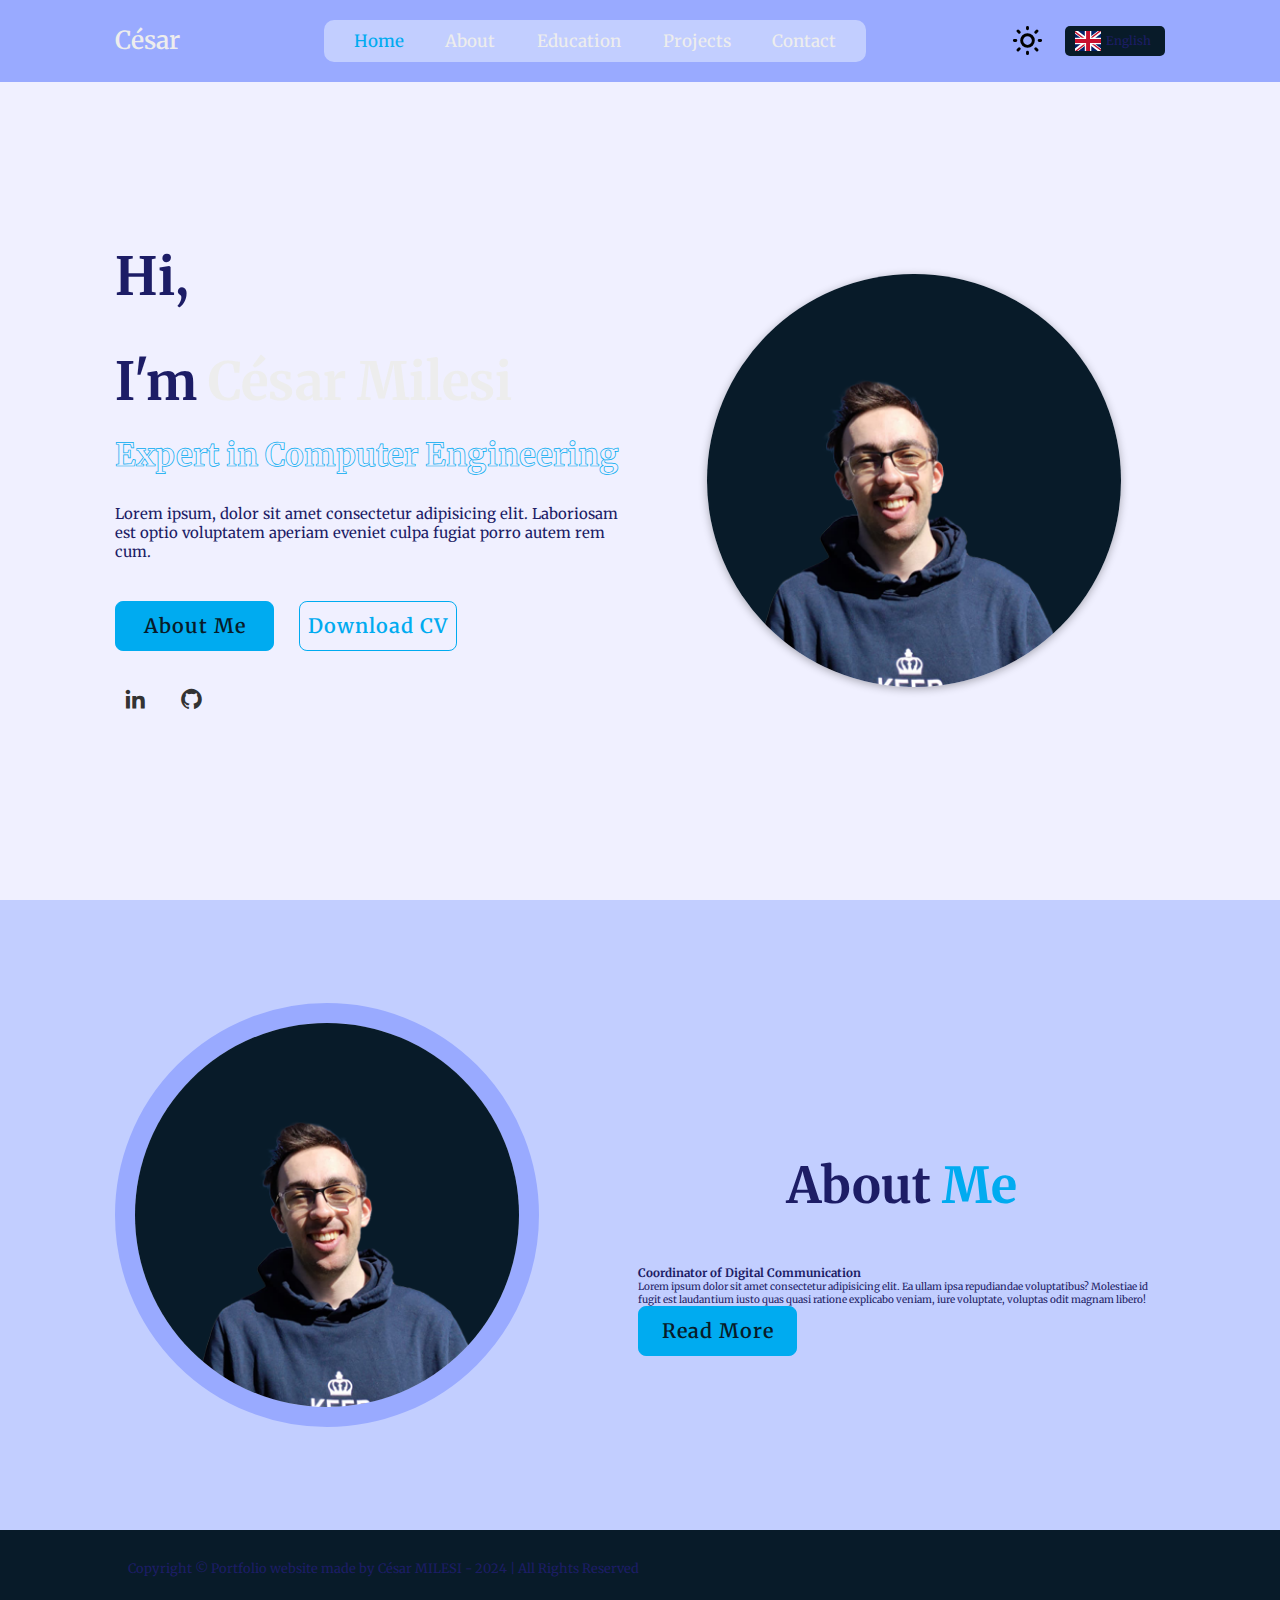
<file: index.html>
<!DOCTYPE html>
<html lang="en">
<head>
    <meta charset="UTF-8">
    <meta name="viewport" content="width=device-width, initial-scale=1.0">
    <title>Portfolio website - César</title>

    <!--Styles-->
    <link rel="stylesheet" href="css/style.css">
    <link rel="stylesheet" href="css/themeSwitcher.css">
    <link rel="stylesheet" href="css/home.css">
    <link rel="stylesheet" href="css/about.css">
    <link rel="stylesheet" href="css/languageSwitcher.css">
    <link rel="stylesheet" href="css/hamburgerMenu.css">
    <link rel="stylesheet" href="css/mediaQueries.css">

    <!--Additional classes for some icons effects-->
    <link href="https://unpkg.com/boxicons@2.1.4/css/boxicons.min.css" rel="stylesheet">

    <!--Favicon-->
    <link rel="icon" type="image/x-icon" href="/images/icons/favicon.ico">
</head>
<body>
    <!-- Header section -->
    <header class="header">
        <a href="./index.html" class="logo">César</a>
        <nav class="navbar">
            <a href="./index.html" class="active">Home</a>
            <a href="./pages/about.html">About</a>
            <a href="./pages/education.html">Education</a>
            <a data-i18n="projet" href="./pages/projects.html">Projects</a>
            <a href="./pages/contact.html">Contact</a>
        </nav>
        <div class="right-icons">
            <button type="button" id="darkModeToggle" class="darkModeToggle">
                <img id="iconTheme" width="35" height="35" src="./images/icons/sun.svg" alt="Sun">
            </button>
            <div class="drop-down">
                <div class="wrapper">
                    <img src="./images/icons/flags/EN.svg" alt="English flag" class="selectedFlag">
                    <div id="selectedLanguage" class="selectedLanguage" onch    ange="fetchJsonContent('index')">English</div>
                </div>
                <div class="list">
                    <div class="language">
                        <img src="./images/icons/flags/EN.svg" alt="English flag">
                        <div class="text">English</div>
                    </div>
                    <div class="language">
                        <img src="./images/icons/flags/FR.svg" alt="French flag">
                        <div class="text">Français</div>
                    </div>
                    <div class="language">
                        <img src="./images/icons/flags/JP.svg" alt="Japanese flag">
                        <div class="text jp">日本語</div>
                    </div>
                </div>
            </div>
        </div>
        <div class="bx bx-menu" id="menu-icon"></div>
    </header>

    <!-- Home section -->
    <section class="home" id="home">
        <div class="home-content">
            <h1>Hi, <br> I'm <span>César Milesi</span></h1>
            <div class="text-animation">
                <h3 data-i18n="workTitle">Coordinator of Digital Communication</h3>
            </div>
            <p>Lorem ipsum, dolor sit amet consectetur adipisicing elit. Laboriosam est optio voluptatem aperiam eveniet culpa fugiat porro autem rem cum.</p>
            <div class="btn-box">
                <a href="#" class="button">About Me</a>
                <a href="#" class="button">Download CV</a>
            </div>
            <div class="social-mediaBis">
                <a href="#"><i class="bx bxl-linkedin"></i></a>
                <a href="#"><i class="bx bxl-github"></i></a>
            </div>
        </div>
        <div class="image">
            <img src="./images/PhotoProfilAbout2.png" alt="introPhoto">
        </div>
    </section>

    <section class="about" id="about">
        <div class="about-Img">
            <img src="/images/PhotoProfilAbout4.png" alt="PP_About">
            <span class="circle-spin"></span>
        </div>
        <div class="about-contentBis">
            <h2 class="heading">About <span>Me</span></h2>
            <h3>Coordinator of Digital Communication</h3>
            <p>Lorem ipsum dolor sit amet consectetur adipisicing elit. Ea ullam ipsa repudiandae voluptatibus? Molestiae id fugit est laudantium iusto quas quasi ratione explicabo veniam, iure voluptate, voluptas odit magnam libero!</p>

            <div class="btn-box buttons">
                <a href="#" class="button">Read More</a>
            </div>
        </div>
    </section>

    <!-- Footer section -->
    <footer class="footer" id="footer">
        <div class="footerText">
            <p data-i18n="copyright">Copyright &copy; Portfolio website made by Cesar MILESI - 2024 | All Rights Reserved</p>
        </div>
    </footer>

    <script src="./js/header.js"></script>
    <script src="./js/darkMode.js"></script>
    <script src="./js/languageSelector.js"></script>
    <script src="./js/languageSwitcher.js"></script>
    <script src="./js/hamburgerMenu.js"></script>
</body>
</html>
</file>
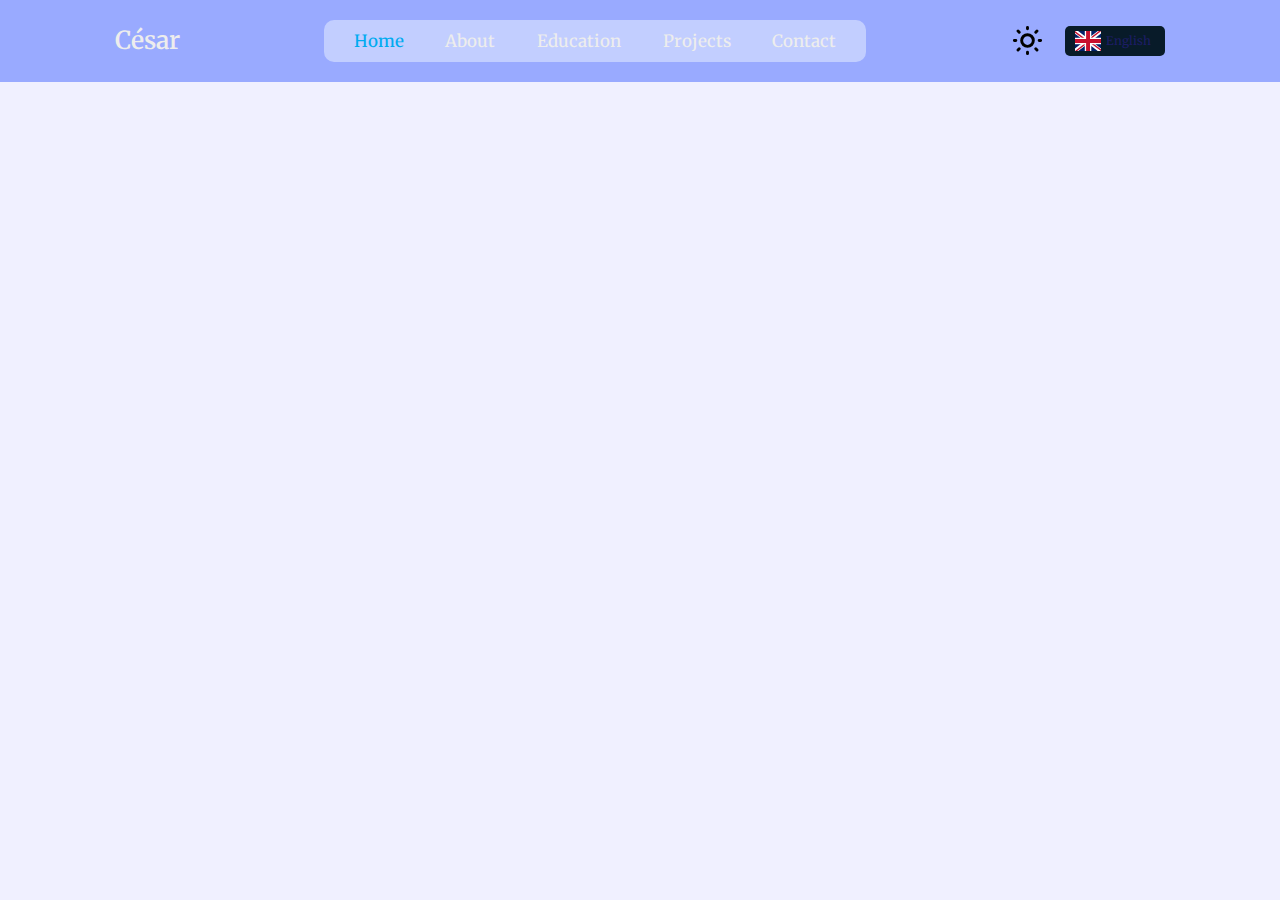
<file: pages/about.html>
<!DOCTYPE html>
<html lang="en">
<head>
    <meta charset="UTF-8">
    <meta name="viewport" content="width=device-width, initial-scale=1.0">
    <title>About Me</title>

    <!--Styles-->
    <link rel="stylesheet" href="../css/style.css">
    <link rel="stylesheet" href="../css/themeSwitcher.css">
    <link rel="stylesheet" href="../css/languageSwitcher.css">
    <link rel="stylesheet" href="../css/hamburgerMenu.css">
    <link rel="stylesheet" href="../css/mediaQueries.css">

    <!--Additional classes for some icons effects-->
    <link href="https://unpkg.com/boxicons@2.1.4/css/boxicons.min.css" rel="stylesheet">

    <!--Favicon-->
    <link rel="icon" type="image/x-icon" href="../images/icons/favicon.ico">
</head>
<body>
    <!-- Header section -->
    <header class="header">
        <a href="../index.html" class="logo">César</a>
        <nav class="navbar">
            <a href="../index.html" class="active">Home</a>
            <a href="../pages/about.html">About</a>
            <a href="../pages/education.html">Education</a>
            <a data-i18n="projet" href="../pages/projects.html">Projects</a>
            <a href="../pages/contact.html">Contact</a>
        </nav>
        <div class="right-icons">
            <button type="button" id="darkModeToggle" class="darkModeToggle">
                <img id="iconTheme" width="35" height="35" src="../images/icons/sun.svg" alt="Sun">
            </button>
            <div class="drop-down">
                <div class="wrapper">
                    <img src="../images/icons/flags/EN.svg" alt="English flag" class="selectedFlag">
                    <div id="selectedLanguage" class="selectedLanguage" onchange="fetchJsonContent('about')">English</div>
                </div>
                <div class="list">
                    <div class="language">
                        <img src="../images/icons/flags/EN.svg" alt="English flag">
                        <div class="text">English</div>
                    </div>
                    <div class="language">
                        <img src="../images/icons/flags/FR.svg" alt="French flag">
                        <div class="text">Français</div>
                    </div>
                    <div class="language">
                        <img src="../images/icons/flags/JP.svg" alt="Japanese flag">
                        <div class="text jp">日本語</div>
                    </div>
                </div>
            </div>
        </div>
        <div class="bx bx-menu" id="menu-icon"></div>
    </header>

    <!-- AboutMe section -->
    <!-- <section class="aboutMe" id="aboutMe">
        <h2 class="heading">About <span>Me</span></h2>
    </section> -->

    <!-- Footer section -->
    <footer class="footer" id="footer">
        <div class="footerText">
            <p data-i18n="copyright">Copyright &copy; Portfolio website made by Cesar MILESI - 2024 | All Rights Reserved</p>
        </div>
    </footer>

    <script src="../js/header.js"></script>
    <script src="../js/darkMode.js"></script>
    <script src="../js/languageSelector.js"></script>
    <script src="../js/languageSwitcher.js"></script>
    <script src="../js/hamburgerMenu.js"></script>
</body>
</html>
</file>
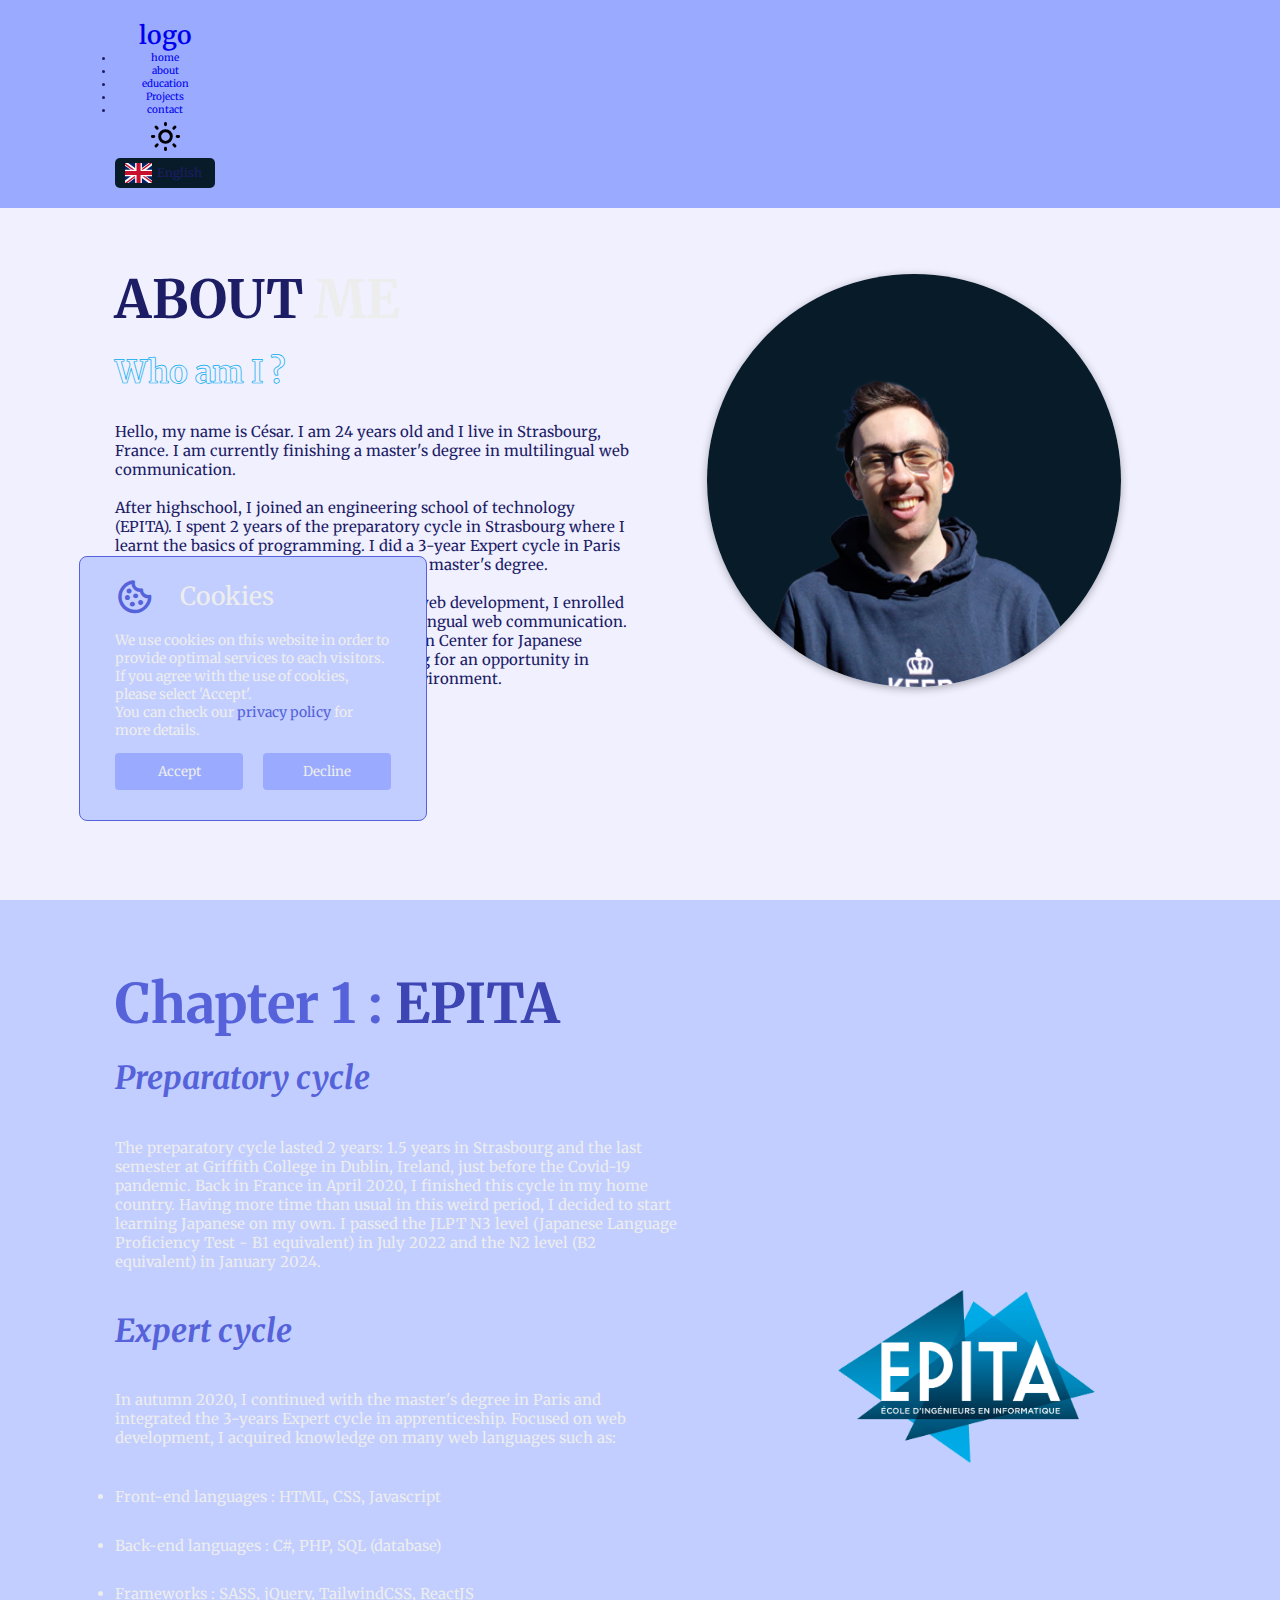
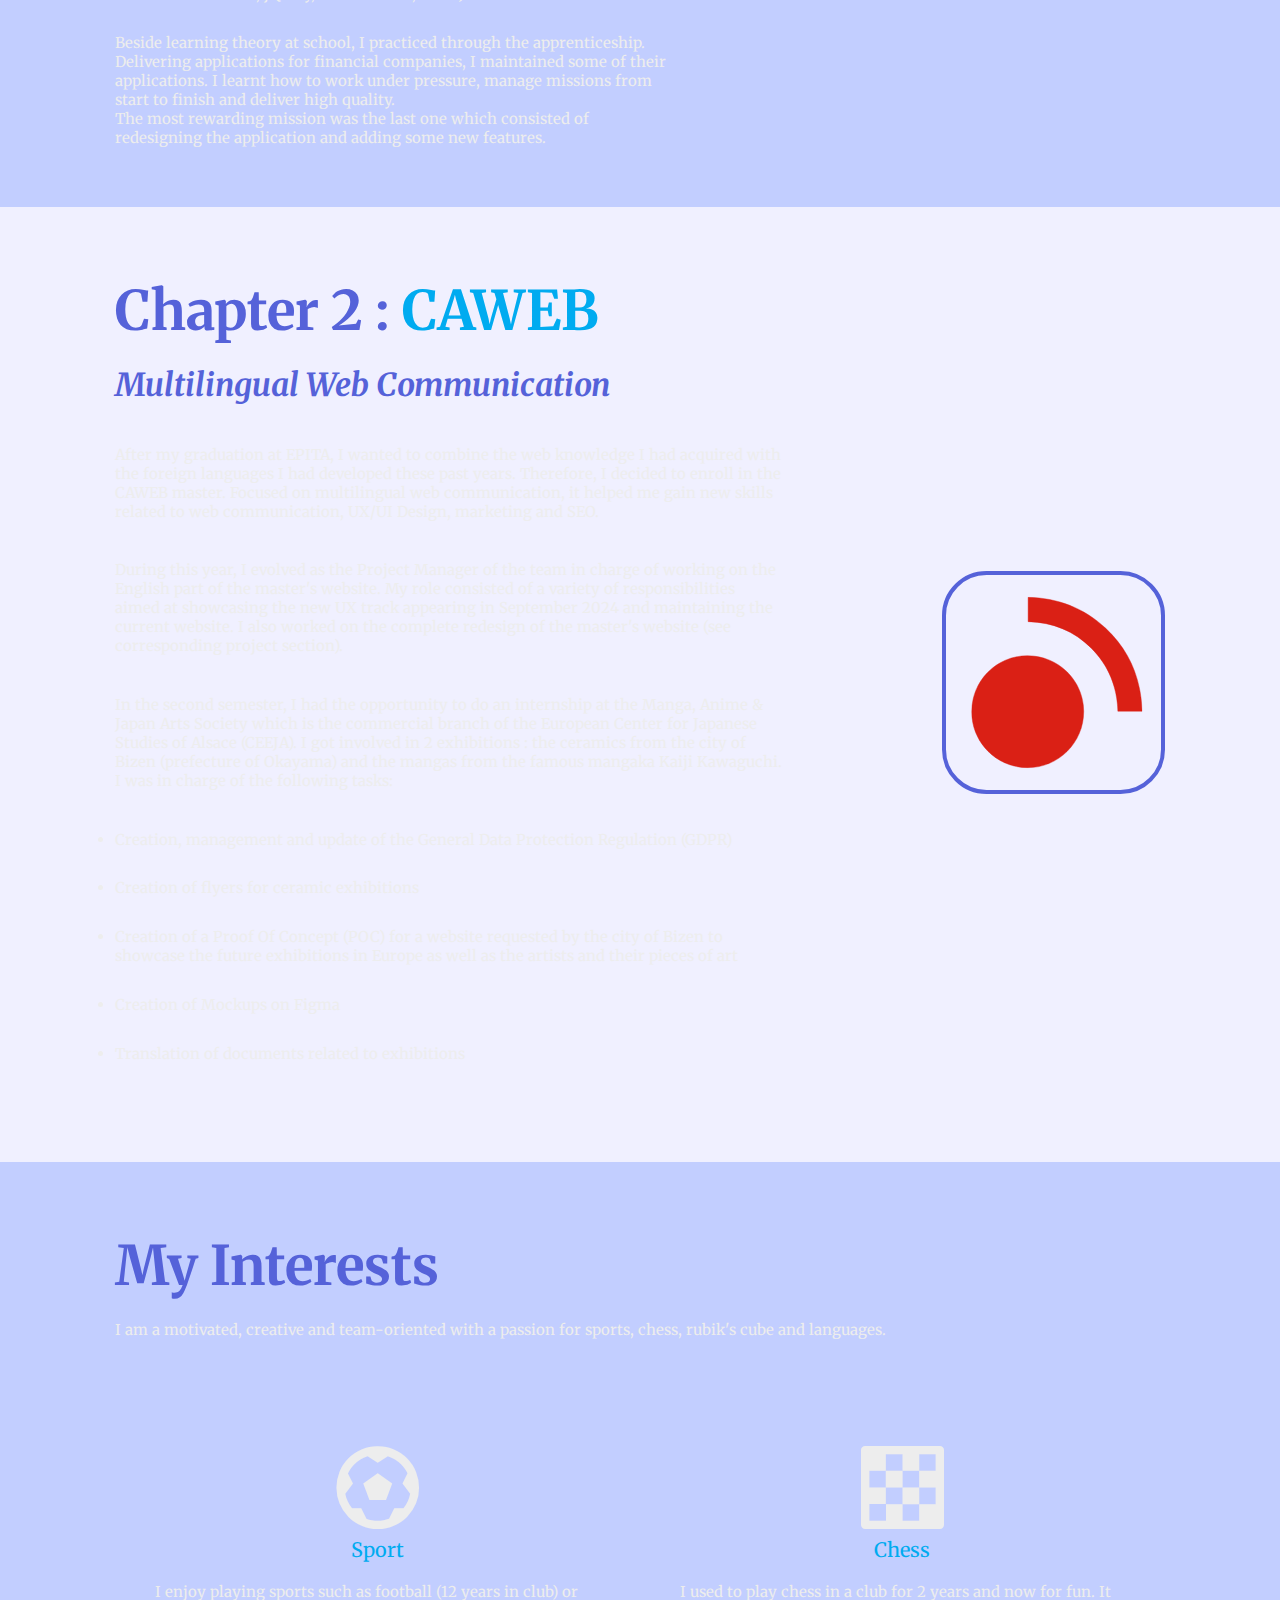
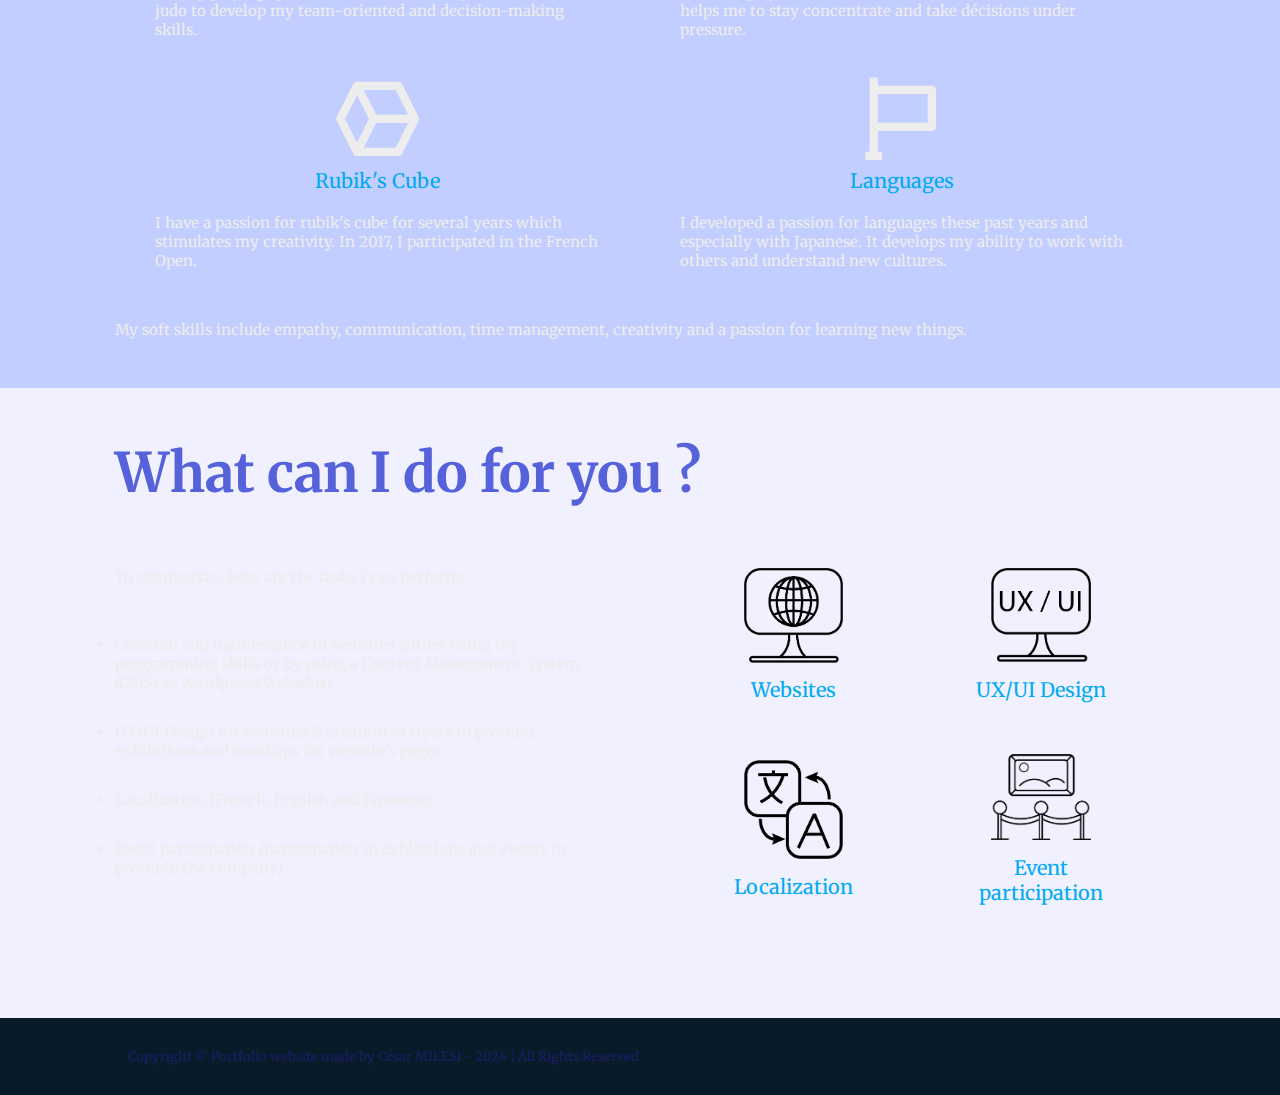
<file: pages/aboutMe.html>
<!DOCTYPE html>
<html lang="en">
<head>
    <meta charset="UTF-8">
    <meta name="viewport" content="width=device-width, initial-scale=1.0">
    <title>Portfolio website - César</title>

    <!--Styles-->
    <link rel="stylesheet" href="../css/style.css">
    <link rel="stylesheet" href="../css/cookies.css">
    <link rel="stylesheet" href="../css/themeSwitcher.css">
    <link rel="stylesheet" href="../css/home.css">
    <link rel="stylesheet" href="../css/about.css">
    <link rel="stylesheet" href="../css/aboutMe.css">
    <link rel="stylesheet" href="../css/languageSwitcher.css">
    <link rel="stylesheet" href="../css/hamburgerMenu.css">
    <link rel="stylesheet" href="../css/mediaQueries.css">

    <!--Additional classes for some icons effects-->
    <link href="https://unpkg.com/boxicons@2.1.4/css/boxicons.min.css" rel="stylesheet">

    <!--Favicon-->
    <link rel="icon" type="image/x-icon" href="../images/icons/favicon.ico">
</head>
<body>
    <!-- Back to top -->
    <div id="progress">
        <span class="progress-value"><i class="bx bx-up-arrow-alt"></i></span>
    </div>

    <div class="cookiesWrapper">
        <div class="cookiesHeader">
            <i class="bx bx-cookie"></i>
            <h2 data-i18n="cookiesTitle">Cookies</h2>
        </div>

        <div class="cookiesData">
            <p data-i18n="cookieText">We use cookies on this website in order to provide optimal services to each visitors. If you agree with the use of cookies, please select 'Accept'. You can check our <a href="#">privacy policy</a> for more details.</p>
        </div>

        <div class="cookiesButtons">
            <button data-i18n="cookieAccept" class="acceptButton" type="button">Accept</button>
            <button data-i18n="cookieDecline" class="declineButton" type="button">Decline</button>
        </div>
    </div>

    <!-- Header section -->
    <header class="header">
        <nav>
            <div class="navBar">
                <div class="logoHamburger">
                    <div class="bx bx-menu" id="menu-icon"></div>
                    <span class="logo"><a data-i18n="logo" href="../index.html">César</a></span>
                </div>
                <div class="menu">
                    <ul class="nav-links">
                        <li><a data-i18n="home" href="../index.html">Home</a></li>
                        <li><a data-i18n="about" href="../pages/aboutMe.html" class="active">About</a></li>
                        <li><a data-i18n="education" href="../pages/education.html">Education</a></li>
                        <li><a data-i18n="projet" href="../pages/projects.html">Projects</a></li>
                        <li><a data-i18n="contact" href="../pages/contact.html">Contact</a></li>
                    </ul>
                </div>
                <div class="darkLight-languageBox">
                    <button type="button" id="darkModeToggle" class="darkModeToggle">
                        <img id="iconTheme" width="35" height="35" src="../images/icons/sun.svg" alt="Sun">
                    </button>
                    <div class="drop-down">
                        <div class="wrapper">
                            <img src="../images/icons/flags/EN.svg" alt="English flag" class="selectedFlag">
                            <div id="selectedLanguage" class="selectedLanguage" onchange="fetchJsonContent('aboutMe')">English</div>
                        </div>
                        <div class="list">
                            <div class="language">
                                <img src="../images/icons/flags/EN.svg" alt="English flag">
                                <div class="text">English</div>
                            </div>
                            <div class="language">
                                <img src="../images/icons/flags/FR.svg" alt="French flag">
                                <div class="text">Français</div>
                            </div>
                            <div class="language">
                                <img src="../images/icons/flags/JP.svg" alt="Japanese flag">
                                <div class="text jp">日本語</div>
                            </div>
                        </div>
                    </div>
                </div>
            </div>
        </nav>
    </header>

    <!-- Home section -->
    <section class="home" id="home">
        <div class="home-content">
            <h1 data-i18n="aboutTitle">ABOUT <span>ME</span></h1>
            <div class="text-animation"> <!--Coordinator of Digital Communication-->
                <h3 data-i18n="aboutSubTitle">Who am I ?</h3>
            </div>
            <p data-i18n="aboutPresentation">Hello, my name is César. I am 24 years old and I live in Strasbourg, France. I am currently finishing a master's degree in multilingual web communication.<br><br>

                After highschool, I joined an engineering school of technology (EPITA). I spent 2 years of the preparatory cycle in Strasbourg where I learnt the basics of programming.
                I did a 3-year Expert cycle in Paris through apprenticeship in order to get my master's degree.<br><br>

                In order to expand my skills centered on web development, I enrolled in the CAWEB master specialized in multilingual web communication.
                After a 6-month internship at the European Center for Japanese Studies of Alsace (CEEJA), I am now looking for an opportunity in Japan to use my skills in a professional environment.
            </p>
        </div>
        <div class="image">
            <img src="../images/AboutPhoto.png" alt="aboutPhoto">
        </div>
    </section>

    <section class="chapterOne">
        <div class="chapterContent">
            <h1 data-i18n="chapter1">Chapter 1 : <span>EPITA</span></h1>
            <h3 data-i18n="preparatoryCycle_Title">Preparatory cycle</h3>
            <p data-i18n="preparatoryCycle_Text">
                The preparatory cycle lasted 2 years: 1.5 years in Strasbourg and the last semester at Griffith College in Dublin, Ireland, just before the Covid-19 pandemic.
                Back in France in April 2020, I finished this cycle in my home country. Having more time than usual in this weird period, I decided to start learning Japanese on my own.
                I passed the JLPT N3 level (Japanese Language Proficiency Test - B1 equivalent) in July 2022 and the N2 level (B2 equivalent) in December 2023.
            </p>
            <h3 data-i18n="expertCycle_Title">Expert cycle</h3>
            <p data-i18n="expertCycle_Text1">
                In autumn 2020, I continued with the master's degree in Paris and integrated the 3-years Expert cycle in apprenticeship.
                Focused on web development, I acquired knowledge on many web languages such as:<br>
            </p>
            <ul>
                <li data-i18n="expertCycle_List1">Front-end languages : HTML, CSS, Javascript</li>
                <li data-i18n="expertCycle_List2">Back-end languages : C#, PHP, SQL (database)</li>
                <li data-i18n="expertCycle_List3">Frameworks : SASS, jQuery, TailwindCSS, ReactJS</li>
            </ul>
            <p data-i18n="expertCycle_Text2">
                Beside learning theory at school, I practiced through the apprenticeship. Delivering applications for financial companies, I maintained some of their applications.
                I learnt how to work under pressure, manage missions from start to finish and deliver high quality.<br>
                The most rewarding mission was the last one which consisted of redesigning the application and adding some new features.
            </p>
        </div>
        <div class="imageEpita">
            <img src="../images/icons/aboutMe/EPITA.png" alt="">
        </div>
    </section>

    <section class="chapterTwo">
        <div class="chapterContent">
            <h1 data-i18n="chapter2">Chapter 2 : <span>CAWEB</span></h1>
            <h3 data-i18n="chapter2_Title">Multilingual Web Communication</h3>
            <p data-i18n="chapter2_Text1">
                After my graduation at EPITA, I wanted to combine the web knowledge I had acquired with the foreign languages I had developed these past years.
                Therefore, I decided to enroll in the CAWEB master.
                Focused on multilingual web communication, it helped me gain new skills related to web communication, UX/UI Design, marketing and SEO.<br>
            </p>
            <p data-i18n="chapter2_Text2">
                During this year, I evolved as the Project Manager of the team in charge of working on the English part of the master's website. My role consisted of a variety of responsibilities aimed at showcasing the new UX track appearing in September 2024 and maintaining the current website.
                I also worked on the complete redesign of the master's website (see corresponding section).<br>
            </p>
            <p data-i18n="chapter2_Text3">
                In the second semester, I had the opportunity to do an internship at the Manga, Anime &amp; Japan Arts Society which is the commercial branch of the European Center for Japanese Studies of Alsace (CEEJA).
                I got involved in 2 exhibitions : the ceramics from the city of Bizen (prefecture of Okayama) and the mangas from the famous mangaka Kaiji Kawaguchi.
                I was in charge of the following tasks:
            </p>
            <ul>
                <li data-i18n="chapter2_List1">Creation, management and update of the General Data Protection Regulation (GDPR)</li>
                <li data-i18n="chapter2_List2">Creation of flyers for ceramic exhibitions</li>
                <li data-i18n="chapter2_List3">Creation of a Proof Of Concept (POC) for a website requested by the city of Bizen to showcase the future exhibitions in Europe as well as the artists and their pieces of art</li>
                <li data-i18n="chapter2_List4">Creation of Mockups on Figma</li>
                <li data-i18n="chapter2_List5">Translation of documents related to exhibitions</li>
            </ul>
        </div>
        <div class="imageCaweb">
            <img src="../images/icons/aboutMe/CAWEB ROND.svg" alt="Caweb logo">
        </div>
    </section>

    <section class="chapterThree">
        <div class="about-content">
            <h1 data-i18n="interests_Title">My Interests</h1>
            <p data-i18n="interests_Intro">
                I am a motivated, creative and team-oriented with a passion for sports, chess, rubik's cube and languages.
            </p>
            <div class="interests">
                <div class="box">
                    <i class="bx bx-football"></i>
                    <span data-i18n="interests_One_Title">Sport</span>
                    <p data-i18n="interests_One_Text">I enjoy playing sports such as football (12 years in club) or judo to develop my team-oriented and decision-making skills.</p>
                </div>
                <div class="box">
                    <i class="bx bxs-chess"></i>
                    <span data-i18n="interests_Two_Title">Chess</span>
                    <p data-i18n="interests_Two_Text">I used to play chess in a club for 2 years and now for fun. It helps me to stay concentrate and take décisions under pressure.</p>
                </div>
                <div class="box">
                    <i class="bx bx-cube-alt"></i>
                    <span data-i18n="interests_Three_Title">Rubik's Cube</span>
                    <p data-i18n="interests_Three_Text">I have a passion for rubik's cube for several years which stimulates my creativity. In 2017, I participated in the French Open.</p>
                </div>
                <div class="box">
                    <i class="bx bx-flag"></i>
                    <span data-i18n="interests_Four_Title">Languages</span>
                    <p data-i18n="interests_Four_Text">I developed a passion for languages these past years and especially with Japanese. It develops my ability to work with others and understand new cultures.</p>
                </div>
            </div>
            <p data-i18n="interests_Summary">
                My soft skills include empathy, communication, time management, creativity and a passion for learning new things.
            </p>
        </div>
    </section>

    <!-- WHAT CAN I DO FOR YOU -->
    <section class="canDoSection">
        <div class="canDo-content">
            <h1 data-i18n="canDo_Title">What can I do for you ?</h1>
            <div class="container">
                <div class="leftSide">
                    <p data-i18n="canDo_Left_Text">To summarize, here are the tasks I can perform:</p>
                    <ul>
                        <li data-i18n="canDo_Left_List1">Creation and maintenance of websites (either using my programming skills or by using a Content Management System (CMS) as Wordpress/Webador)</li>
                        <li data-i18n="canDo_Left_List2">UX/UI Design for websites &amp; creation of flyers to promote exhibitions and mockups for website's pages</li>
                        <li data-i18n="canDo_Left_List3">Localization (French, English and Japanese)</li>
                        <li data-i18n="canDo_Left_List4">Event participation (participation in exhibitions and events to promote the company)</li>
                    </ul>
                </div>
                <div class="rightSide">
                    <div class="box">
                        <!-- <i class="bx bx-devices"></i> -->
                        <img id="website" src="../images/icons/aboutMe/Websites_dark.png" alt="Websites">
                        <span data-i18n="canDo_Icon1">Websites</span>
                    </div>
                    <div class="box">
                        <!-- <i class="bx bx-image"></i> -->
                         <img id="ui_ux" src="../images/icons/aboutMe/UI_UX_dark.png" alt="UI_UX">
                        <span data-i18n="canDo_Icon2">UX/UI Design</span>
                    </div>
                    <div class="box">
                        <!-- <i class="bx bx-devices"></i> -->
                        <img id="localization" src="../images/icons/aboutMe/Localization_dark.png" alt="Localization">
                        <span data-i18n="canDo_Icon3">Localization</span>
                    </div>
                    <div class="box">
                        <!-- <i class="bx bx-calendar"></i> -->
                        <img id="events" src="../images/icons/aboutMe/Events_dark.png" alt="Events">
                        <span data-i18n="canDo_Icon4">Event participation</span>
                    </div>
                </div>
            </div>
        </div>
    </section>

    <!-- Footer section -->
    <footer class="footer" id="footer">
        <div class="footerText">
            <p data-i18n="copyright">Copyright &copy; Portfolio website made by Cesar MILESI - 2024 | All Rights Reserved</p>
        </div>
    </footer>

    <script src="../js/darkMode.js"></script>
    <script src="../js/languageSelector.js"></script>
    <script src="../js/languageSwitcher.js"></script>
    <script src="../js/hamburgerMenu.js"></script>
    <script src="../js/backToTop_header.js"></script>
    <script src="../js/cookies.js"></script>
</body>
</html>
</file>
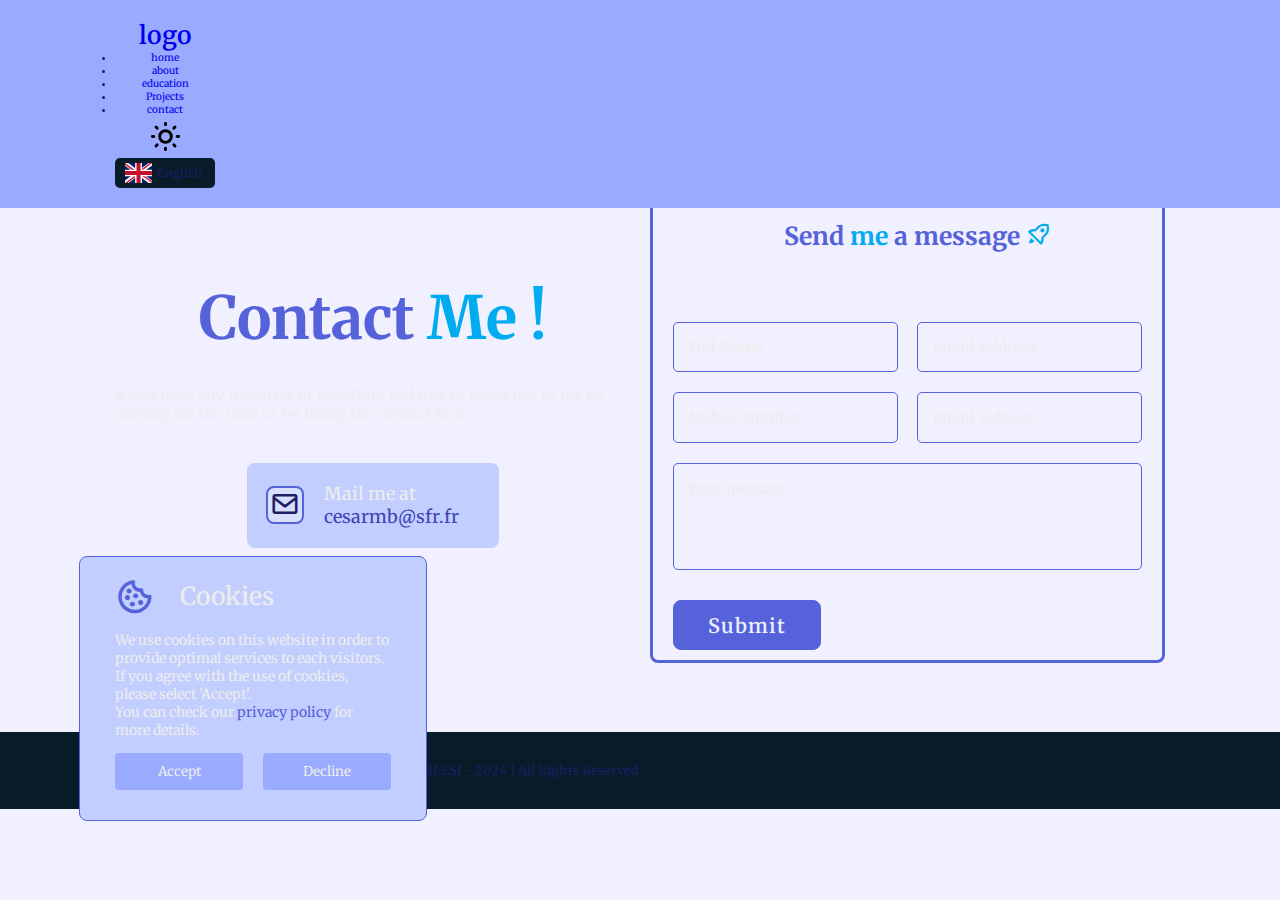
<file: pages/contact.html>
<!DOCTYPE html>
<html lang="en">
<head>
    <meta charset="UTF-8">
    <meta name="viewport" content="width=device-width, initial-scale=1.0">
    <title>Contact</title>

    <!--Styles-->
    <link rel="stylesheet" href="../css/cookies.css">
    <link rel="stylesheet" href="../css/contact.css">
    <link rel="stylesheet" href="../css/themeSwitcher.css">
    <link rel="stylesheet" href="../css/languageSwitcher.css">
    <link rel="stylesheet" href="../css/hamburgerMenu.css">
    <link rel="stylesheet" href="../css/style.css">
    <link rel="stylesheet" href="../css/mediaQueries.css">

    <!--Additional classes for some icons effects-->
    <link href="https://unpkg.com/boxicons@2.1.4/css/boxicons.min.css" rel="stylesheet">

    <!--Favicon-->
    <link rel="icon" type="image/x-icon" href="../images/icons/favicon.ico">
</head>
<body>
    <div class="cookiesWrapper">
        <div class="cookiesHeader">
            <i class="bx bx-cookie"></i>
            <h2 data-i18n="cookiesTitle">Cookies</h2>
        </div>

        <div class="cookiesData">
            <p data-i18n="cookieText">We use cookies on this website in order to provide optimal services to each visitors. If you agree with the use of cookies, please select 'Accept'. You can check our <a href="#">privacy policy</a> for more details.</p>
        </div>

        <div class="cookiesButtons">
            <button data-i18n="cookieAccept" class="acceptButton" type="button">Accept</button>
            <button data-i18n="cookieDecline" class="declineButton" type="button">Decline</button>
        </div>
    </div>

    <!-- Header section -->
    <header class="header">
        <nav>
            <div class="navBar">
                <div class="logoHamburger">
                    <div class="bx bx-menu" id="menu-icon"></div>
                    <span class="logo"><a data-i18n="logo" href="../index.html">César</a></span>
                </div>
                <div class="menu">
                    <ul class="nav-links">
                        <li><a data-i18n="home" href="../index.html">Home</a></li>
                        <li><a data-i18n="about" href="../pages/aboutMe.html">About</a></li>
                        <li><a data-i18n="education" href="../pages/education.html">Education</a></li>
                        <li><a data-i18n="projet" href="../pages/projects.html">Projects</a></li>
                        <li><a data-i18n="contact" href="../pages/contact.html" class="active">Contact</a></li>
                    </ul>
                </div>
                <div class="darkLight-languageBox">
                    <button type="button" id="darkModeToggle" class="darkModeToggle">
                        <img id="iconTheme" width="35" height="35" src="../images/icons/sun.svg" alt="Sun">
                    </button>
                    <div class="drop-down">
                        <div class="wrapper">
                            <img src="../images/icons/flags/EN.svg" alt="English flag" class="selectedFlag">
                            <div id="selectedLanguage" class="selectedLanguage" onchange="fetchJsonContent('aboutMe')">English</div>
                        </div>
                        <div class="list">
                            <div class="language">
                                <img src="../images/icons/flags/EN.svg" alt="English flag">
                                <div class="text">English</div>
                            </div>
                            <div class="language">
                                <img src="../images/icons/flags/FR.svg" alt="French flag">
                                <div class="text">Français</div>
                            </div>
                            <div class="language">
                                <img src="../images/icons/flags/JP.svg" alt="Japanese flag">
                                <div class="text jp">日本語</div>
                            </div>
                        </div>
                    </div>
                </div>
            </div>
        </nav>
    </header>

    <!-- Education section -->
    <section class="contact" id="contact">
        <div class="container">
            <div class="leftSide">
                <h2 data-i18n="contact_Title">Contact <span>Me !</span></h2>
                <h3 data-i18n="contact_Text">If you have any inquiries or question, feel free to reach out to me by clicking on the mail or by filling the contact form.</h3>
                <div class="mailMe">
                    <div class="envelopeContainer">
                        <i class="bx bx-envelope"></i>
                    </div>
                    <div data-i18n="mailMe" class="mailContactContainer">
                        <p data-i18n="mailMe">Mail me at</p>
                        <a href="mailto:cesarmb@sfr.fr">cesarmb@sfr.fr</a>
                    </div>
                </div>
                <div class="social-mediaBis">
                    <a href="https://www.linkedin.com/in/cesar-milesi/" target="_blank" aria-label="linkedin"><i class="bx bxl-linkedin"></i></a>
                    <a href="https://github.com/CesarMilesi" target="_blank" aria-label="github"><i class="bx bxl-github"></i></a>
                </div>
            </div>
            <div class="rightSide">
                <h3 data-i18n="sendMessage_Title">Send <span>me</span> a message <span><i class="bx bx-rocket"></i></span></h3>
                <form action="https://api.web3forms.com/submit" method="POST">
                    <input type="hidden" name="access_key" value="bfe08f6c-7a4a-4279-820e-6a5eba0cfc3f">
                    <div class="input-box">
                        <div class="input-field">
                            <input class="fullName" type="text" placeholder="Full Name" required>
                        </div>
                        <div class="input-field">
                            <input type="email" class="mailAddress" placeholder="Email Address" required>
                        </div>
                    </div>
                    <div class="input-box">
                        <div class="input-field">
                            <input type="tel" class="mobileNumber" placeholder="Mobile Number">
                        </div>
                        <div class="input-field">
                            <input type="text" class="mailSubject" placeholder="Email Subject" required>
                        </div>
                    </div>
                    <div class="textarea-text">
                        <textarea id="yourMessage" class="message" name="Your message" placeholder="Your message" rows="4" cols="30" required></textarea>
                    </div>
                    <div class="btn-box button">
                        <button data-i18n="submitButton" type="submit" class="button">Submit</button>
                    </div>
                </form>
            </div>
        </div>
    </section>

    <!-- Footer section -->
    <footer class="footer contactFooter" id="footer">
        <div class="footerText">
            <p data-i18n="copyright">Copyright &copy; Portfolio website made by Cesar MILESI - 2024 | All Rights Reserved</p>
        </div>
    </footer>

    <script src="../js/darkMode.js"></script>
    <script src="../js/languageSelector.js"></script>
    <script src="../js/languageSwitcher.js"></script>
    <script src="../js/hamburgerMenu.js"></script>
    <!-- <script src="../js/backToTop_header.js"></script> -->
    <script src="../js/cookies.js"></script>
</body>
</html>
</file>
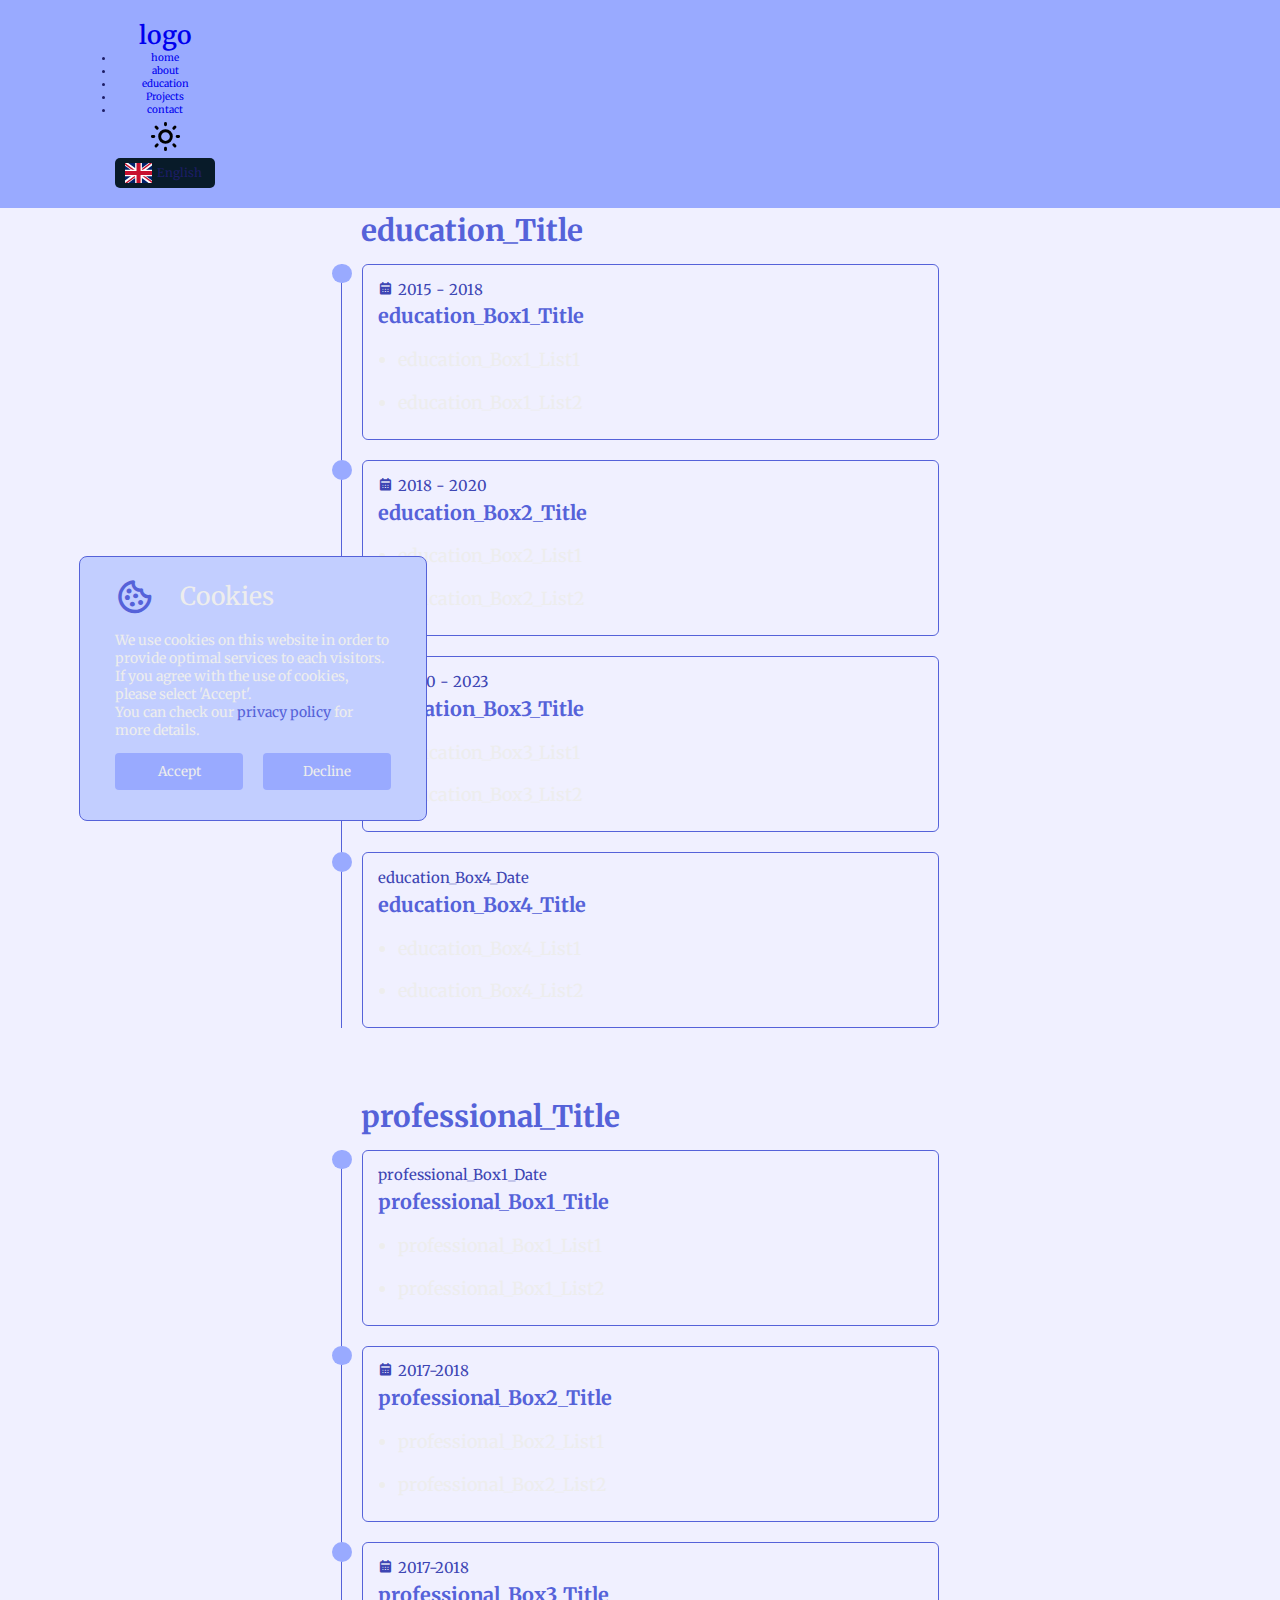
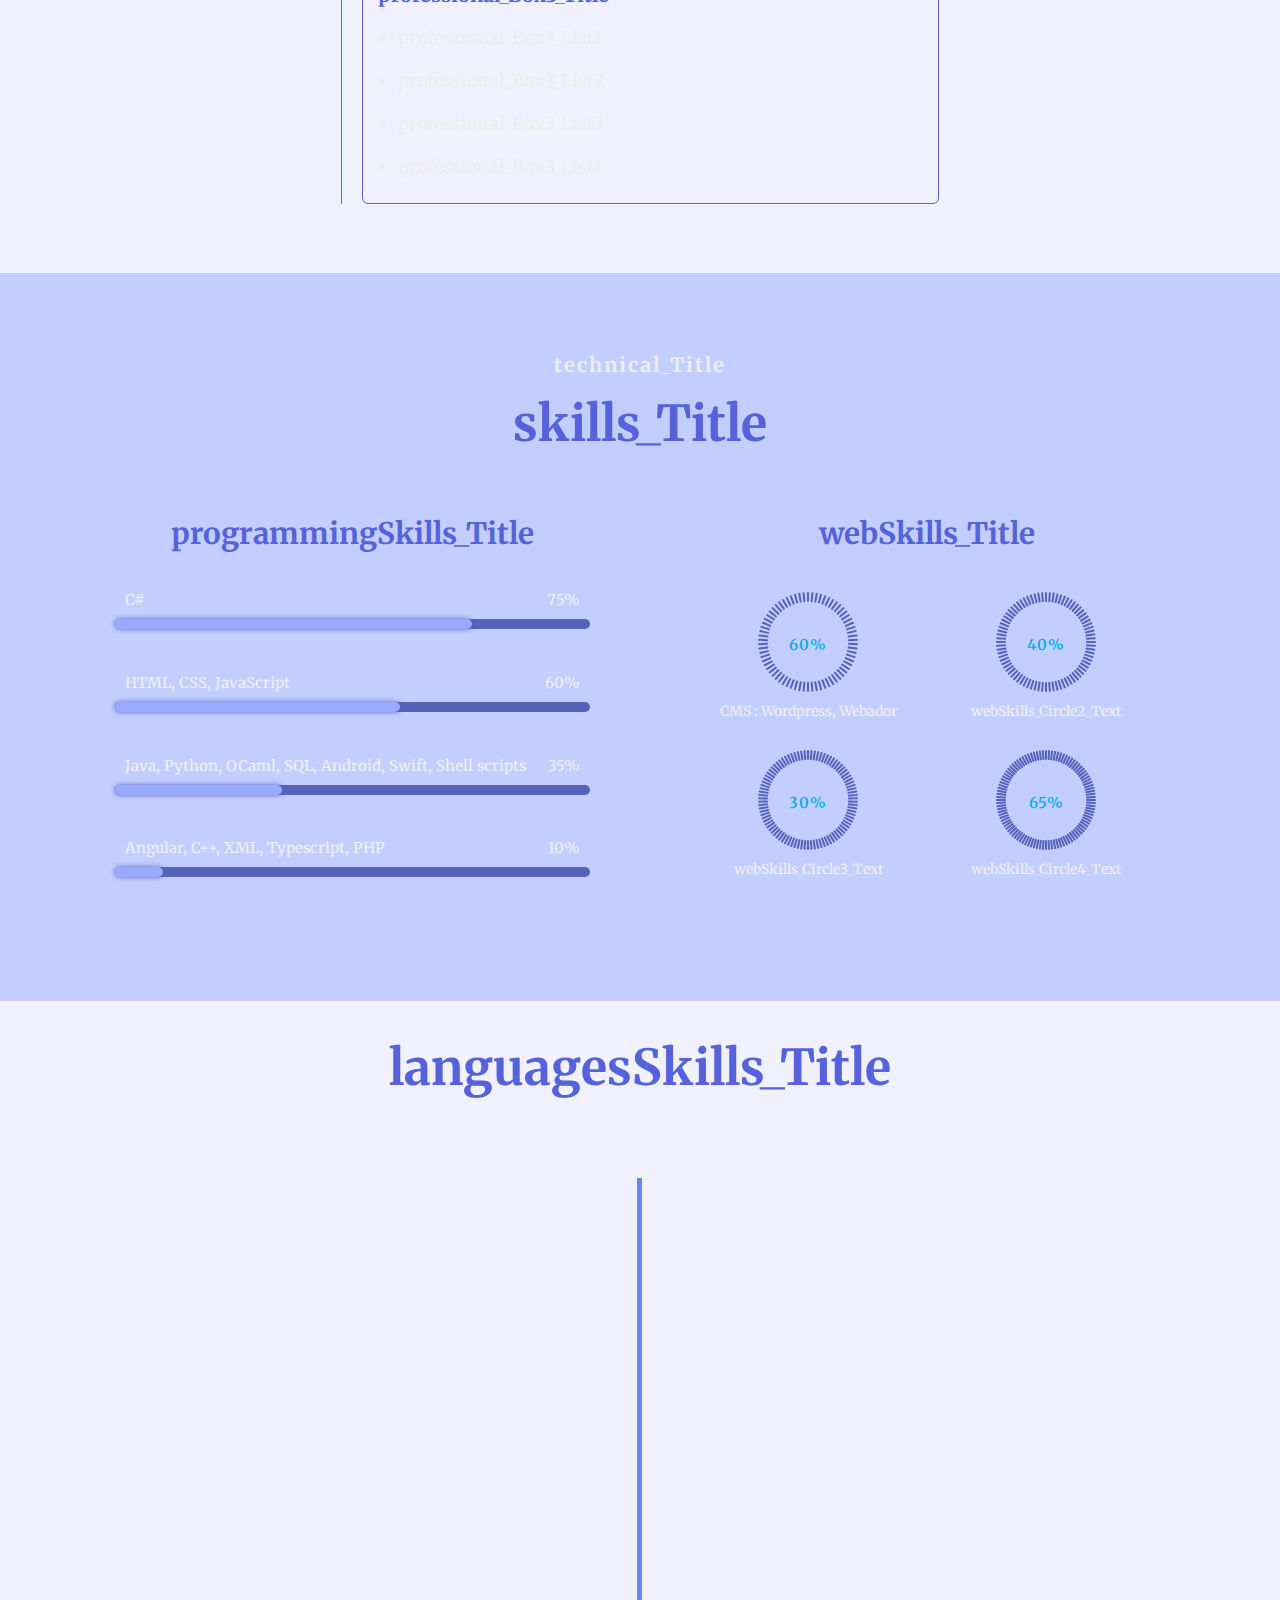
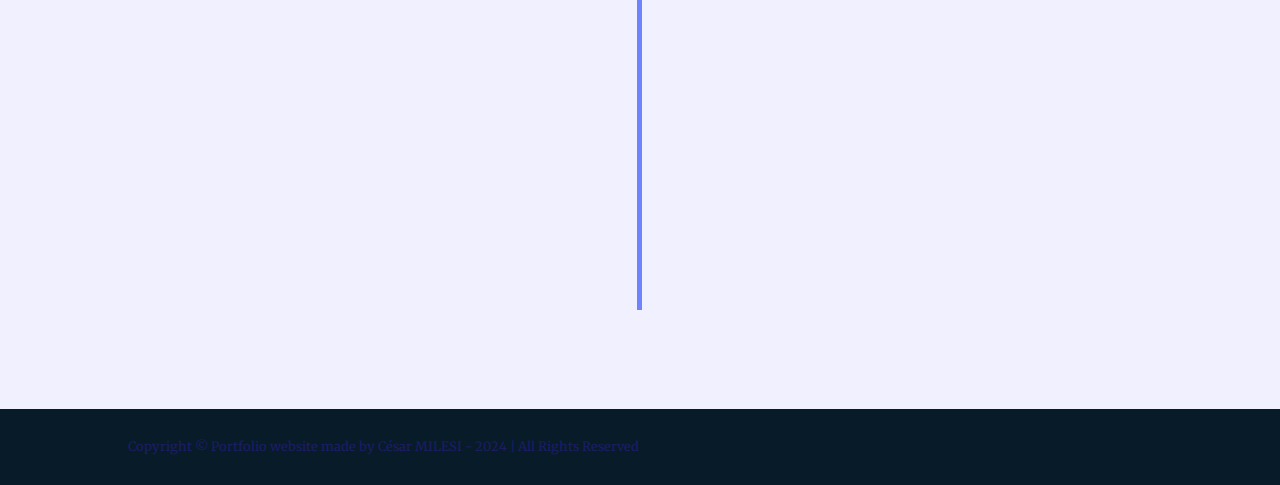
<file: pages/education.html>
<!DOCTYPE html>
<html lang="en">
<head>
    <meta charset="UTF-8">
    <meta name="viewport" content="width=device-width, initial-scale=1.0">
    <title>Education and skills</title>

    <!--Styles-->
    <link rel="stylesheet" href="../css/style.css">
    <link rel="stylesheet" href="../css/cookies.css">
    <link rel="stylesheet" href="../css/themeSwitcher.css">
    <link rel="stylesheet" href="../css/education.css">
    <link rel="stylesheet" href="../css/languageSwitcher.css">
    <link rel="stylesheet" href="../css/hamburgerMenu.css">
    <link rel="stylesheet" href="../css/skills.css">
    <link rel="stylesheet" href="../css/mediaQueries.css">

    <!--Additional classes for some icons effects-->
    <link href="https://unpkg.com/boxicons@2.1.4/css/boxicons.min.css" rel="stylesheet">

    <!--Favicon-->
    <link rel="icon" type="image/x-icon" href="../images/icons/favicon.ico">
</head>
<body>
    <!-- Back to top -->
    <div id="progress">
        <span class="progress-value"><i class="bx bx-up-arrow-alt"></i></span>
    </div>

    <div class="cookiesWrapper">
        <div class="cookiesHeader">
            <i class="bx bx-cookie"></i>
            <h2 data-i18n="cookiesTitle">Cookies</h2>
        </div>

        <div class="cookiesData">
            <p data-i18n="cookieText">We use cookies on this website in order to provide optimal services to each visitors. If you agree with the use of cookies, please select 'Accept'. You can check our <a href="#">privacy policy</a> for more details.</p>
        </div>

        <div class="cookiesButtons">
            <button data-i18n="cookieAccept" class="acceptButton" type="button">Accept</button>
            <button data-i18n="cookieDecline" class="declineButton" type="button">Decline</button>
        </div>
    </div>

    <!-- Header section -->
    <header class="header">
        <nav>
            <div class="navBar">
                <div class="logoHamburger">
                    <div class="bx bx-menu" id="menu-icon"></div>
                    <span class="logo"><a data-i18n="logo" href="../index.html">César</a></span>
                </div>
                <div class="menu">
                    <ul class="nav-links">
                        <li><a data-i18n="home" href="../index.html">Home</a></li>
                        <li><a data-i18n="about" href="../pages/aboutMe.html">About</a></li>
                        <li><a data-i18n="education" href="../pages/education.html" class="active">Education</a></li>
                        <li><a data-i18n="projet" href="../pages/projects.html">Projects</a></li>
                        <li><a data-i18n="contact" href="../pages/contact.html">Contact</a></li>
                    </ul>
                </div>
                <div class="darkLight-languageBox">
                    <button type="button" id="darkModeToggle" class="darkModeToggle">
                        <img id="iconTheme" width="35" height="35" src="../images/icons/sun.svg" alt="Sun">
                    </button>
                    <div class="drop-down">
                        <div class="wrapper">
                            <img src="../images/icons/flags/EN.svg" alt="English flag" class="selectedFlag">
                            <div id="selectedLanguage" class="selectedLanguage" onchange="fetchJsonContent('education')">English</div>
                        </div>
                        <div class="list">
                            <div class="language">
                                <img src="../images/icons/flags/EN.svg" alt="English flag">
                                <div class="text">English</div>
                            </div>
                            <div class="language">
                                <img src="../images/icons/flags/FR.svg" alt="French flag">
                                <div class="text">Français</div>
                            </div>
                            <div class="language">
                                <img src="../images/icons/flags/JP.svg" alt="Japanese flag">
                                <div class="text jp">日本語</div>
                            </div>
                        </div>
                    </div>
                </div>
            </div>
        </nav>
    </header>

    <!-- Education section -->
    <section class="education" id="education">
        <h2 data-i18n="page_Title" class="heading">My <span>Journey</span></h2>

        <div class="education-row">
            <div class="education-column">
                <h3 data-i18n="education_Title" class="title">Education</h3>
                <div class="education-box">
                    <div class="education-content">
                        <div class="content">
                            <div class="year"><i class="bx bxs-calendar"></i>2015 - 2018</div>
                            <h3 data-i18n="education_Box1_Title">Baccalaurat (A level equivalent)</h3>
                            <ul>
                                <li data-i18n="education_Box1_List1">Specialization : Maths</li>
                                <li data-i18n="education_Box1_List2">English European Section</li>
                            </ul>
                        </div>
                    </div>
                    <div class="education-content">
                        <div class="content">
                            <div class="year"><i class="bx bxs-calendar"></i>2018 - 2020</div>
                            <h3 data-i18n="education_Box2_Title">Preparatory cycle - EPITA</h3>
                            <ul>
                                <li data-i18n="education_Box2_List1">Basics of programming and engineering classes</li>
                                <li data-i18n="education_Box2_List2">Semester 4 in Dublin at Griffith College (02/2020 - 05-2020)</li>
                            </ul>
                        </div>
                    </div>
                    <div class="education-content">
                        <div class="content">
                            <div class="year"><i class="bx bxs-calendar"></i>2020 - 2023</div>
                            <h3 data-i18n="education_Box3_Title">Expert in Computer Engineering - EPITA</h3>
                            <ul>
                                <li data-i18n="education_Box3_List1">Specialization : Multimedia and Web development</li>
                                <li data-i18n="education_Box3_List2">Expert cycle through apprenticeship</li>
                            </ul>
                        </div>
                    </div>
                    <div class="education-content">
                        <div class="content">
                            <div data-i18n="education_Box4_Date" class="year"><i class="bx bxs-calendar"></i>09/2023 - 09/2024</div>
                            <h3 data-i18n="education_Box4_Title">Degree in Multilingual Web Communication - Faculty of Languages, University of Strasbourg</h3>
                            <ul>
                                <li data-i18n="education_Box4_List1">Management &amp; improvement of the <a href="https://mastercaweb.unistra.fr/en/">CAWEB master&rsquo;s website</a></li>
                                <li data-i18n="education_Box4_List2">Programming, UX/UI Design, Localization (FR/EN/JP), Project Management, SEO, Web communication</li>
                            </ul>
                        </div>
                    </div>
                </div>
            </div>

            <div class="education-column">
                <h3 data-i18n="professional_Title" class="title">Professional Experience</h3>
                <div class="education-box">
                    <div class="education-content">
                        <div class="content">
                            <div data-i18n="professional_Box1_Date" class="year"><i class="bx bxs-calendar"></i>07/2019 - 08/2019</div>
                            <h3 data-i18n="professional_Box1_Title">2 Months Internship - Mecaroll</h3>
                            <ul>
                                <li data-i18n="professional_Box1_List1">Discovering how machines are functioning (lifting &amp; handling equipment)</li>
                                <li data-i18n="professional_Box1_List2">Creation of Excel dynamic and professional tables</li>
                            </ul>
                        </div>
                    </div>
                    <div class="education-content">
                        <div class="content">
                            <div class="year"><i class="bx bxs-calendar"></i>2017-2018</div>
                            <h3 data-i18n="professional_Box2_Title">Web Developer - ConseQuant</h3>
                            <ul>
                                <li data-i18n="professional_Box2_List1">Conception of business applications in the field of finance</li>
                                <li data-i18n="professional_Box2_List2">Creation and development of web solutions (websites) and Excel add-ins</li>
                            </ul>
                        </div>
                    </div>
                    <div class="education-content">
                        <div class="content">
                            <div class="year"><i class="bx bxs-calendar"></i>2017-2018</div>
                            <h3 data-i18n="professional_Box3_Title">Digital Communication Officer / Internship - Manga, Anime &amp; Japan Arts Society</h3>
                            <ul>
                                <li data-i18n="professional_Box3_List1">Digital communication - Exhibitions</li>
                                <li data-i18n="professional_Box3_List2">Enhancement of websites for the company and exhibitions</li>
                                <li data-i18n="professional_Box3_List3">Creation of flyers for exhibitions’ promotion</li>
                                <li data-i18n="professional_Box3_List4">Translation (FR/EN &rarr; JP &amp; JP &rarr; FR/EN)</li>
                            </ul>
                        </div>
                    </div>
                </div>
            </div>
        </div>
    </section>

    <section id="skills" class="skills">
        <div class="main-text">
            <span data-i18n="technical_Title" class="title">Technical &amp; Professional</span>
            <h2 data-i18n="skills_Title">My <span>Skills</span></h2>
        </div>
        <div class="skill-main">
            <div class="skill-left">
                <h3 data-i18n="programmingSkills_Title">Programming Skills</h3>
                <div class="skill-bar">
                    <div class="info">
                            <p>C#</p>
                            <p>75%</p> <!--Faire correspondre au % dans le CSS-->
                    </div>
                    <div class="bar">
                        <span class="fourStars animate"></span>
                    </div>
                </div>
                <div class="skill-bar">
                   <div class="info">
                        <p>HTML, CSS, JavaScript</p>
                        <p>60%</p>
                   </div>
                   <div class="bar">
                        <span class="threeStars animate"></span>
                    </div>
                </div>
                <div class="skill-bar">
                    <div class="info">
                         <p>Java, Python, OCaml, SQL, Android, Swift, Shell scripts</p>
                         <p>35%</p>
                    </div>
                    <div class="bar">
                        <span class="twoStars animate"></span>
                    </div>
                </div>
                <div class="skill-bar">
                    <div class="info">
                         <p>Angular, C++, XML, Typescript, PHP</p>
                         <p>10%</p>
                    </div>
                    <div class="bar">
                        <span class="oneStar animate"></span>
                    </div>
                </div>
            </div>
            <div class="skill-right">
                <h3 data-i18n="webSkills_Title">Web skills</h3>
                <div class="professional">
                    <div class="box">
                        <div class="circle" data-dots="70" data-percent="60"></div>
                        <div class="text">
                            <span class="up">60%</span>
                            <!-- <small>CMS</small> -->
                             <p>CMS : Wordpress, Webador</p>
                        </div>
                    </div>
                    <div class="box">
                        <div class="circle" data-dots="80" data-percent="40"></div>
                        <div class="text">
                            <span class="up">40%</span>
                            <!-- <small>UX/UI</small> -->
                             <p data-i18n="webSkills_Circle2_Text">UX/UI Design : Mockups (Figma), UX Report</p>
                        </div>
                    </div>
                    <div class="box">
                        <div class="circle" data-dots="90" data-percent="30"></div>
                        <div class="text">
                            <span class="down">30%</span>
                            <!-- <small>DTP : Photoshop, Illustrator, Indesign</small> -->
                             <p data-i18n="webSkills_Circle3_Text">DTP : Photoshop, Illustrator, Indesign</p>
                        </div>
                    </div>
                    <div class="box">
                        <div class="circle" data-dots="100" data-percent="65"></div>
                        <div class="text">
                            <span class="down">65%</span>
                            <!-- <small>Localization (FR/EN/JP)</small> -->
                             <p data-i18n="webSkills_Circle4_Text">Localization (FR/EN/JP)</p>
                        </div>
                    </div>
                </div>
            </div>
        </div>
    </section>

    <section class="languages" id="languages">
        <div class="main-text">
            <h2 data-i18n="languagesSkills_Title">My <span>Languages</span></h2>
        </div>
        <div class="timeline animate">
            <div class="container left-container animate">
                <img src="../images/icons/timeline/FR_flag.png" alt="French flag">
                <div class="text-box">
                    <h2 data-i18n="languagesSkills_One_Title">French</h2>
                    <!-- <small>Test</small> -->
                    <p data-i18n="languagesSkills_One_Level">Level : Native</p>
                    <span class="left-container-arrow"></span>
                </div>
            </div>
            <div class="container right-container animate">
                <img src="../images/icons/timeline/EN_flag.png" alt="English flag">
                <div class="text-box">
                    <h2 data-i18n="languagesSkills_Two_Title">English</h2>
                    <!-- <small>Test</small> -->
                    <p data-i18n="languagesSkills_Two_Level">Level : C1</p>
                    <ul>
                        <li data-i18n="languagesSkills_Two_List1">Cambridge English Certificate - B1</li>
                        <li data-i18n="languagesSkills_Two_List2">TOEIC : 890 (2023)</li>
                    </ul>
                    <span class="right-container-arrow"></span>
                </div>
            </div>
            <div class="container left-container animate">
                <img src="../images/icons/timeline/JP_flag.png" alt="Japanese flag">
                <div class="text-box">
                    <h2 data-i18n="languagesSkills_Three_Title">Japanese</h2>
                    <!-- <small>Test</small> -->
                    <p data-i18n="languagesSkills_Three_Level">Level : B2</p>
                    <ul>
                        <li data-i18n="languagesSkills_Three_List1">JLPT N2 (01/2024)</li>
                        <li data-i18n="languagesSkills_Three_List2">JLPT N3 (07/2022)</li>
                        <!-- <li>Finalist of the 3rd <a href="https://yume-pro.helte.jp/en/">Sail Yume Project</a></li> -->
                        <li data-i18n="languagesSkills_Three_List3">Finalist of the 3rd Sail Yume Project</li>
                    </ul>
                    <span class="left-container-arrow"></span>
                </div>
            </div>
            <div class="container right-container animate">
                <img src="../images/icons/timeline/SP_flag.png" alt="Spanish flag">
                <div class="text-box">
                    <h2 data-i18n="languagesSkills_Four_Title">Spanish</h2>
                    <!-- <small>Test</small> -->
                    <p data-i18n="languagesSkills_Four_Level">Level : A2</p>
                    <span class="right-container-arrow"></span>
                </div>
            </div>
        </div>
    </section>

    <!-- Footer section -->
    <footer class="footer" id="footer">
        <div class="footerText">
            <p data-i18n="copyright">Copyright &copy; Portfolio website made by Cesar MILESI - 2024 | All Rights Reserved</p>
        </div>
    </footer>

    <script src="../js/backToTop_header.js"></script>
    <script src="../js/darkMode.js"></script>
    <script src="../js/languageSelector.js"></script>
    <script src="../js/languageSwitcher.js"></script>
    <script src="../js/hamburgerMenu.js"></script>
    <script src="../js/skills.js"></script>
    <script src="../js/cookies.js"></script>
    <script src="../js/appearSection.js"></script>
</body>
</html>
</file>
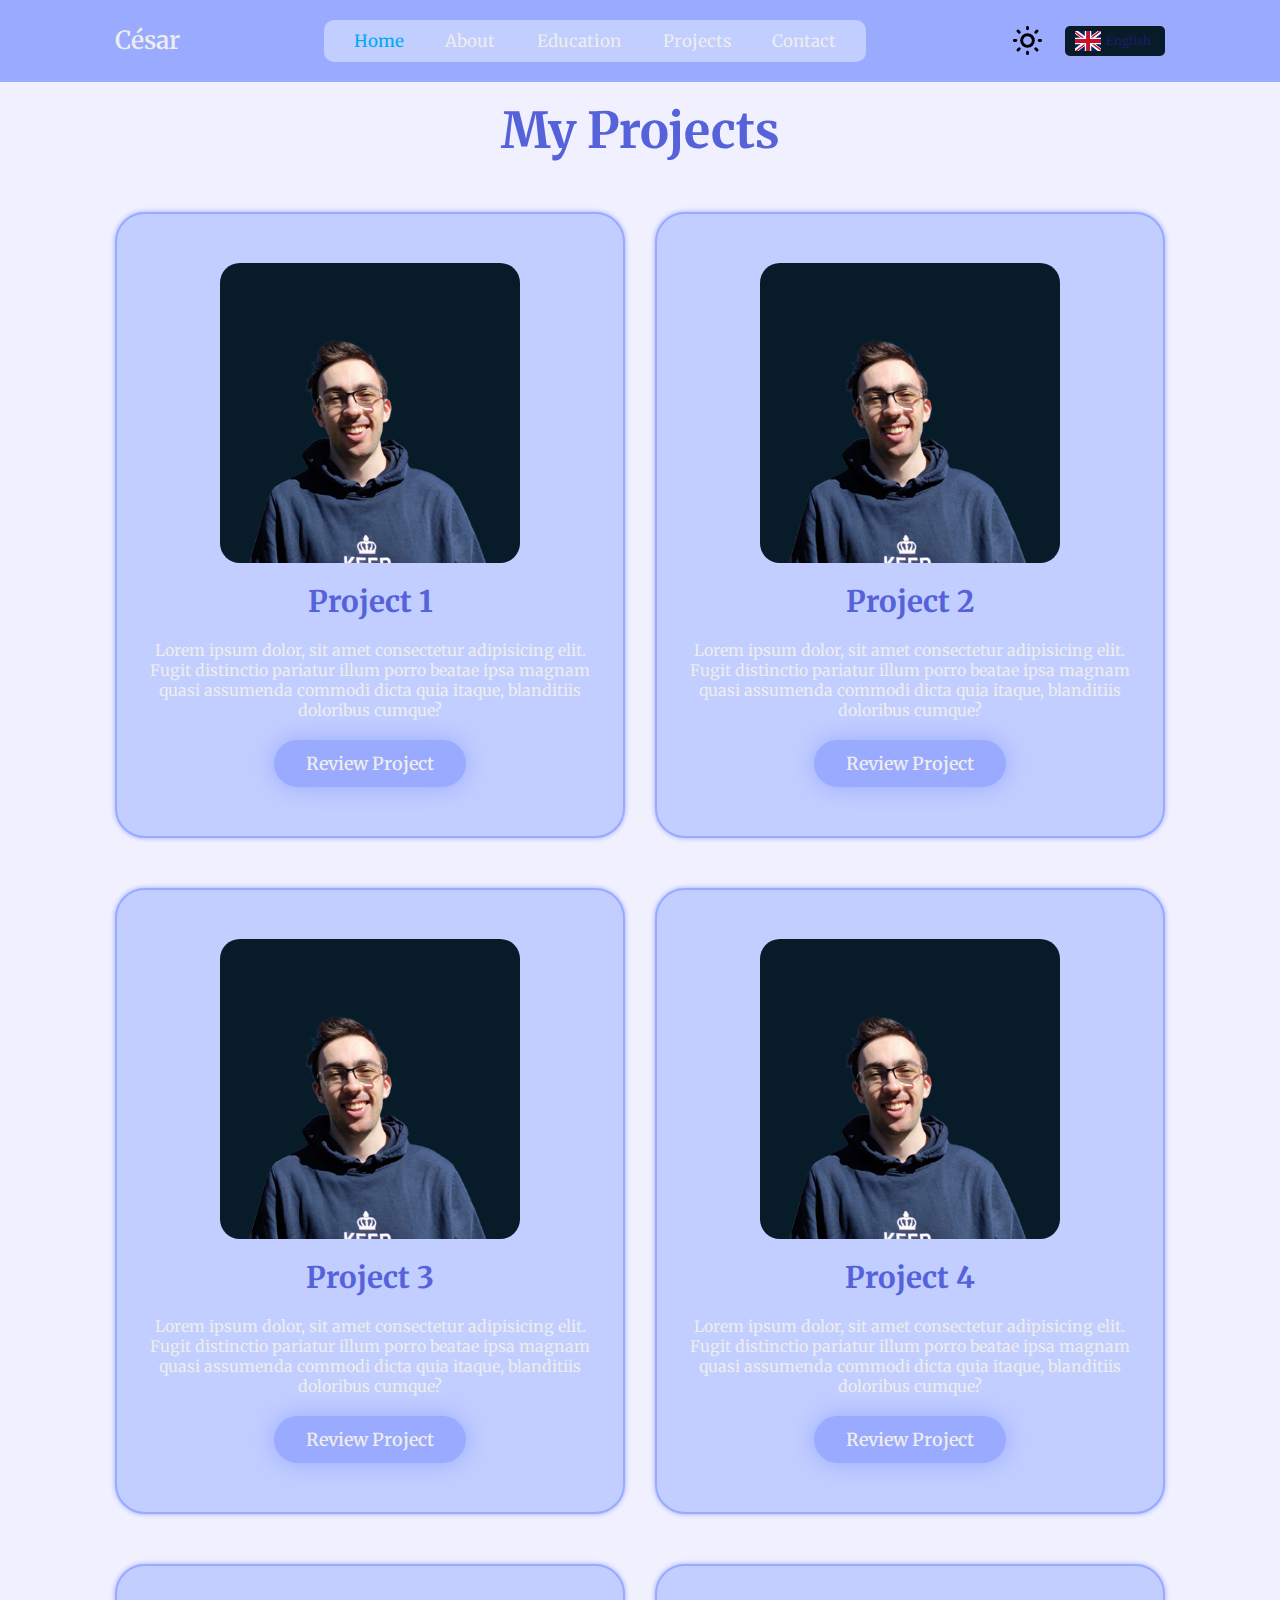
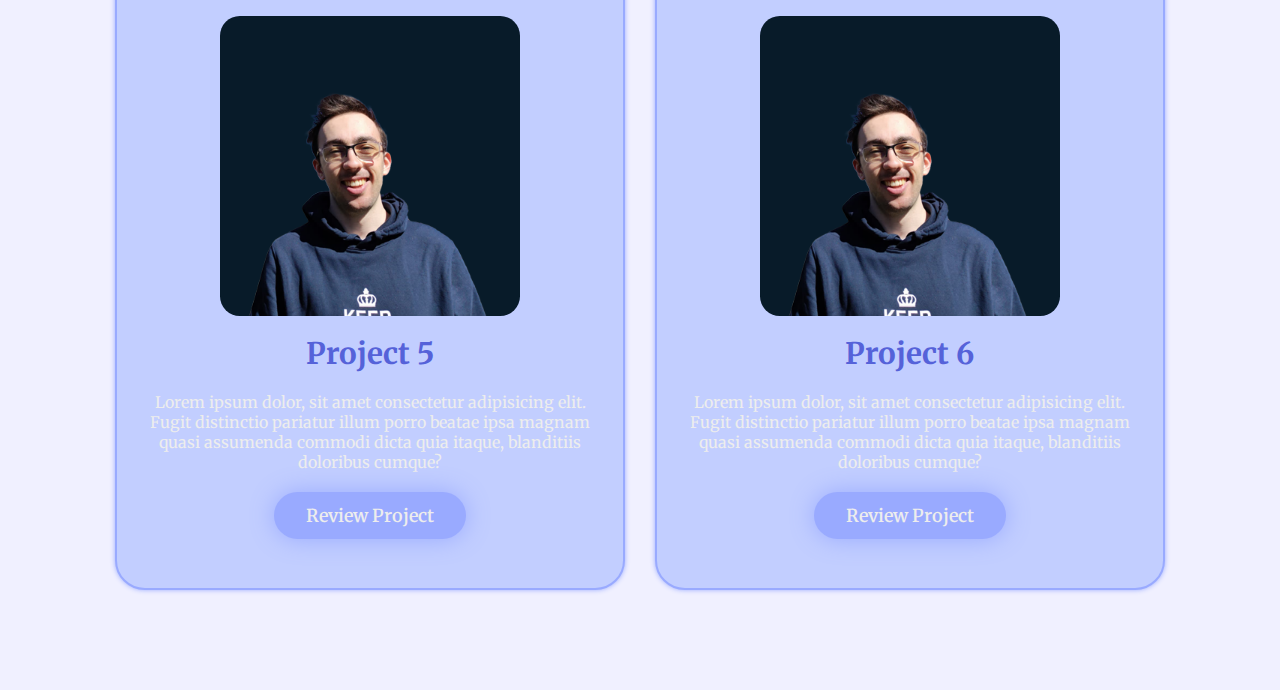
<file: pages/projects.html>
<!DOCTYPE html>
<html lang="en">
<head>
    <meta charset="UTF-8">
    <meta name="viewport" content="width=device-width, initial-scale=1.0">
    <title>Projects</title>

    <!--Styles-->
    <link rel="stylesheet" href="../css/style.css">
    <link rel="stylesheet" href="../css/projects.css">
    <link rel="stylesheet" href="../css/themeSwitcher.css">
    <link rel="stylesheet" href="../css/languageSwitcher.css">
    <link rel="stylesheet" href="../css/hamburgerMenu.css">
    <link rel="stylesheet" href="../css/mediaQueries.css">

    <!--Additional classes for some icons effects-->
    <link href="https://unpkg.com/boxicons@2.1.4/css/boxicons.min.css" rel="stylesheet">

    <!--Favicon-->
    <link rel="icon" type="image/x-icon" href="../images/icons/favicon.ico">
</head>
<body>
    <!-- Header section -->
    <header class="header">
        <a href="../index.html" class="logo">César</a>
        <nav class="navbar">
            <a href="../index.html" class="active">Home</a>
            <a href="../pages/about.html">About</a>
            <a href="../pages/education.html">Education</a>
            <a data-i18n="projet" href="../pages/projects.html">Projects</a>
            <a href="../pages/contact.html">Contact</a>
        </nav>
        <div class="right-icons">
            <button type="button" id="darkModeToggle" class="darkModeToggle">
                <img id="iconTheme" width="35" height="35" src="../images/icons/sun.svg" alt="Sun">
            </button>
            <div class="drop-down">
                <div class="wrapper">
                    <img src="../images/icons/flags/EN.svg" alt="English flag" class="selectedFlag">
                    <div id="selectedLanguage" class="selectedLanguage" onchange="fetchJsonContent('projects')">English</div>
                </div>
                <div class="list">
                    <div class="language">
                        <img src="../images/icons/flags/EN.svg" alt="English flag">
                        <div class="text">English</div>
                    </div>
                    <div class="language">
                        <img src="../images/icons/flags/FR.svg" alt="French flag">
                        <div class="text">Français</div>
                    </div>
                    <div class="language">
                        <img src="../images/icons/flags/JP.svg" alt="Japanese flag">
                        <div class="text jp">日本語</div>
                    </div>
                </div>
            </div>
        </div>
        <div class="bx bx-menu" id="menu-icon"></div>
    </header>

    <!-- Projects section -->
    <!-- <section class="projects" id="projects">
        <h2 class="heading">My <span>Projects</span></h2>

        <div class="projectsContainer">
            <div class="projectContainer">
                <img src="../images/PhotoProfilAbout2.png" alt="PP"></a>
                <div class="projectInfos">
                    <h4>Web Design</h4>
                    <p>Lorem ipsum dolor sit amet consectetur adipisicing elit. Quaerat ipsa nesciunt vel commodi voluptatem laudantium hic ipsam illo possimus expedita.</p>
                    <a href="#"><i class="bx bx-link-external"></i></a>
                </div>
            </div>
            <div class="projectContainer">
                <img src="../images/PhotoProfilAbout2.png" alt="PP">
                <div class="projectInfos">
                    <h4>Web Design</h4>
                    <p>Lorem ipsum dolor sit amet consectetur adipisicing elit. Quaerat ipsa nesciunt vel commodi voluptatem laudantium hic ipsam illo possimus expedita.</p>
                    <a href="#"><i class="bx bx-link-external"></i></a>
                </div>
            </div>
            <div class="projectContainer">
                <img src="../images/PhotoProfilAbout2.png" alt="PP">
                <div class="projectInfos">
                    <h4>Web Design</h4>
                    <p>Lorem ipsum dolor sit amet consectetur adipisicing elit. Quaerat ipsa nesciunt vel commodi voluptatem laudantium hic ipsam illo possimus expedita.</p>
                    <a href="#"><i class="bx bx-link-external"></i></a>
                </div>
            </div>
            <div class="projectContainer">
                <img src="../images/PhotoProfilAbout2.png" alt="PP">
                <div class="projectInfos">
                    <h4>Web Design</h4>
                    <p>Lorem ipsum dolor sit amet consectetur adipisicing elit. Quaerat ipsa nesciunt vel commodi voluptatem laudantium hic ipsam illo possimus expedita.</p>
                    <a href="#"><i class="bx bx-link-external"></i></a>
                </div>
            </div>
            <div class="projectContainer">
                <img src="../images/PhotoProfilAbout2.png" alt="PP">
                <div class="projectInfos">
                    <h4>Web Design</h4>
                    <p>Lorem ipsum dolor sit amet consectetur adipisicing elit. Quaerat ipsa nesciunt vel commodi voluptatem laudantium hic ipsam illo possimus expedita.</p>
                    <a href="#"><i class="bx bx-link-external"></i></a>
                </div>
            </div>
            <div class="projectContainer">
                <img src="../images/PhotoProfilAbout2.png" alt="PP">
                <div class="projectInfos">
                    <h4>Web Design</h4>
                    <p>Lorem ipsum dolor sit amet consectetur adipisicing elit. Quaerat ipsa nesciunt vel commodi voluptatem laudantium hic ipsam illo possimus expedita.</p>
                    <a href="#"><i class="bx bx-link-external"></i></a>
                </div>
            </div>
        </div>
    </section> -->

    <!-- Projects section -->
     <section class="projects" id="projects">
        <h2 class="heading">My Projects</h2>
        <div class="projects-box">
            <div class="project-card">
                <img src="../images/PhotoProfilAbout2.png" alt="Project 1">
                <h3>Project 1</h3>
                <p>Lorem ipsum dolor, sit amet consectetur adipisicing elit. Fugit distinctio pariatur illum porro beatae ipsa magnam quasi assumenda commodi dicta quia itaque, blanditiis doloribus cumque?</p>
                <div class="projectBtn">Review Project</div>
            </div>

            <div class="project-card">
                <img src="../images/PhotoProfilAbout2.png" alt="Project 1">
                <h3>Project 2</h3>
                <p>Lorem ipsum dolor, sit amet consectetur adipisicing elit. Fugit distinctio pariatur illum porro beatae ipsa magnam quasi assumenda commodi dicta quia itaque, blanditiis doloribus cumque?</p>
                <div class="projectBtn">Review Project</div>
            </div>

            <div class="project-card">
                <img src="../images/PhotoProfilAbout2.png" alt="Project 1">
                <h3>Project 3</h3>
                <p>Lorem ipsum dolor, sit amet consectetur adipisicing elit. Fugit distinctio pariatur illum porro beatae ipsa magnam quasi assumenda commodi dicta quia itaque, blanditiis doloribus cumque?</p>
                <div class="projectBtn">Review Project</div>
            </div>

            <div class="project-card">
                <img src="../images/PhotoProfilAbout2.png" alt="Project 1">
                <h3>Project 4</h3>
                <p>Lorem ipsum dolor, sit amet consectetur adipisicing elit. Fugit distinctio pariatur illum porro beatae ipsa magnam quasi assumenda commodi dicta quia itaque, blanditiis doloribus cumque?</p>
                <div class="projectBtn">Review Project</div>
            </div>

            <div class="project-card">
                <img src="../images/PhotoProfilAbout2.png" alt="Project 1">
                <h3>Project 5</h3>
                <p>Lorem ipsum dolor, sit amet consectetur adipisicing elit. Fugit distinctio pariatur illum porro beatae ipsa magnam quasi assumenda commodi dicta quia itaque, blanditiis doloribus cumque?</p>
                <div class="projectBtn">Review Project</div>
            </div>

            <div class="project-card">
                <img src="../images/PhotoProfilAbout2.png" alt="Project 1">
                <h3>Project 6</h3>
                <p>Lorem ipsum dolor, sit amet consectetur adipisicing elit. Fugit distinctio pariatur illum porro beatae ipsa magnam quasi assumenda commodi dicta quia itaque, blanditiis doloribus cumque?</p>
                <div class="projectBtn">Review Project</div>
            </div>
        </div>
     </section>

    <script src="../js/header.js"></script>
    <script src="../js/darkMode.js"></script>
    <script src="../js/languageSelector.js"></script>
    <script src="../js/languageSwitcher.js"></script>
    <script src="../js/hamburgerMenu.js"></script>
</body>
</html>
</file>
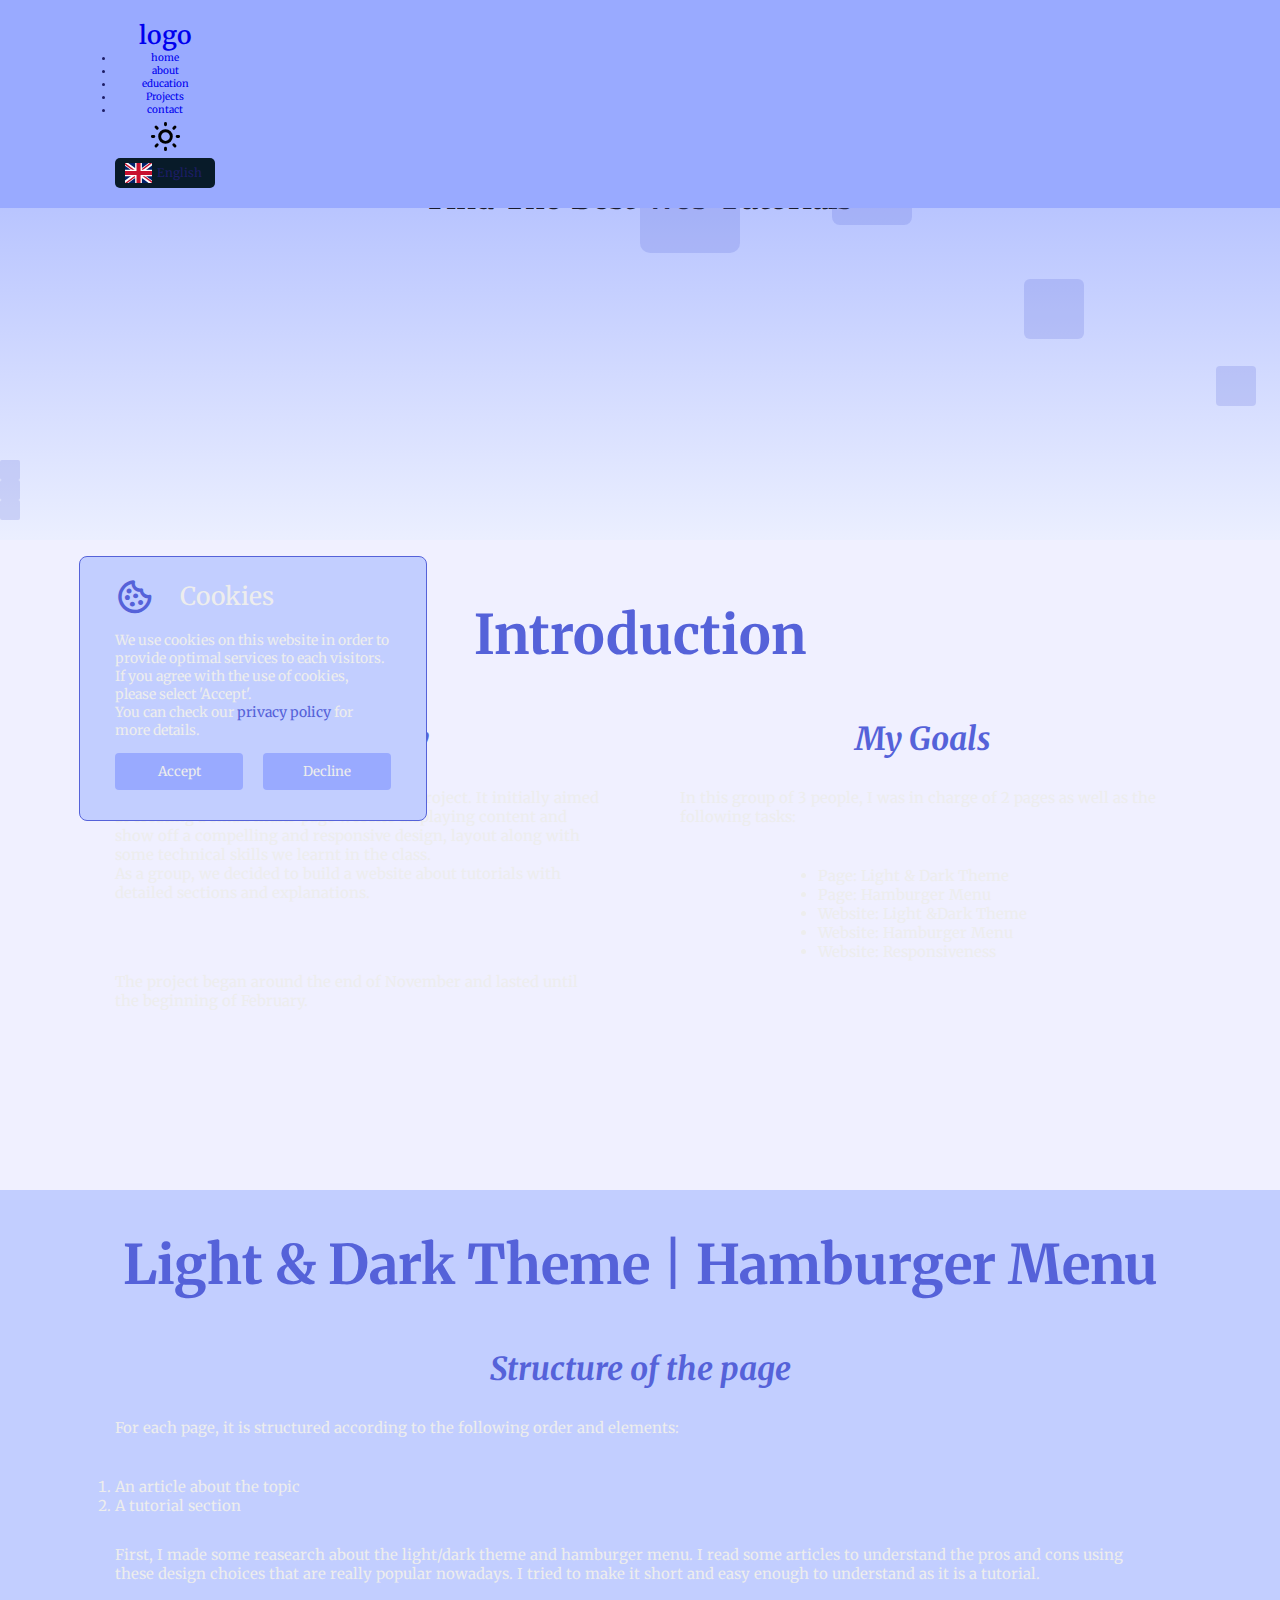
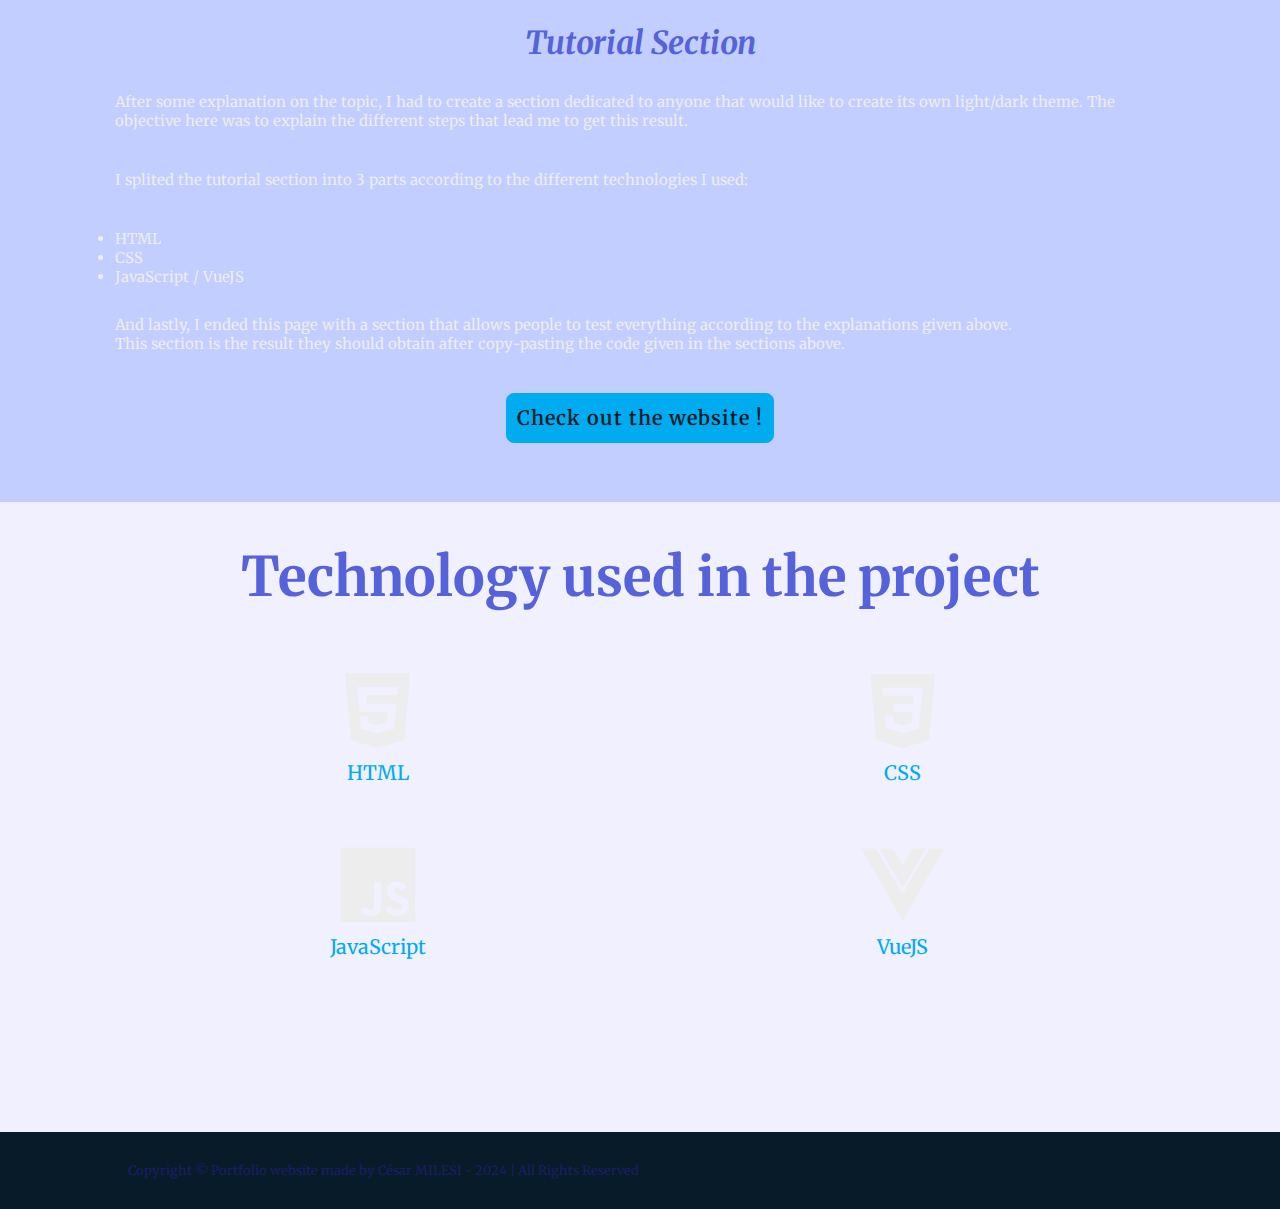
<file: pages/projects/codifyProject.html>
<!DOCTYPE html>
<html lang="en">
<head>
    <meta charset="UTF-8">
    <meta name="viewport" content="width=device-width, initial-scale=1.0">
    <title>Portfolio website - César</title>

    <!--Styles-->
    <link rel="stylesheet" href="../../css/style.css">
    <link rel="stylesheet" href="../../css/codifyHeader.css">
    <link rel="stylesheet" href="../../css/themeSwitcher.css">
    <link rel="stylesheet" href="../../css/home.css">
    <link rel="stylesheet" href="../../css/about.css">
    <link rel="stylesheet" href="../../css/languageSwitcher.css">
    <link rel="stylesheet" href="../../css/hamburgerMenu.css">
    <link rel="stylesheet" href="../../css/cookies.css">
    <link rel="stylesheet" href="../../css/projects/codify.css">
    <link rel="stylesheet" href="../../css/mediaQueries.css">

    <!--Additional classes for some icons effects-->
    <link href="https://unpkg.com/boxicons@2.1.4/css/boxicons.min.css" rel="stylesheet">

    <!--Favicon-->
    <link rel="icon" type="image/x-icon" href="../../images/icons/favicon.ico">
</head>
<body>
    <!-- Back to top -->
    <div id="progress">
        <span class="progress-value"><i class="bx bx-up-arrow-alt"></i></span>
    </div>

    <div class="cookiesWrapper">
        <div class="cookiesHeader">
            <i class="bx bx-cookie"></i>
            <h2 data-i18n="cookiesTitle">Cookies</h2>
        </div>

        <div class="cookiesData">
            <p data-i18n="cookieText">We use cookies on this website in order to provide optimal services to each visitors. If you agree with the use of cookies, please select 'Accept'. You can check our <a href="#">privacy policy</a> for more details.</p>
        </div>

        <div class="cookiesButtons">
            <button data-i18n="cookieAccept" class="acceptButton" type="button">Accept</button>
            <button data-i18n="cookieDecline" class="declineButton" type="button">Decline</button>
        </div>
    </div>

    <!-- Header section -->
    <header class="header">
        <nav>
            <div class="navBar">
                <div class="logoHamburger">
                    <div class="bx bx-menu" id="menu-icon"></div>
                    <span class="logo"><a data-i18n="logo" href="../../index.html">César</a></span>
                </div>
                <div class="menu">
                    <ul class="nav-links">
                        <li><a data-i18n="home" href="../../index.html">Home</a></li>
                        <li><a data-i18n="about" href="../../pages/aboutMe.html">About</a></li>
                        <li><a data-i18n="education" href="../../pages/education.html">Education</a></li>
                        <li><a data-i18n="projet" href="../../pages/projects.html" class="active">Projects</a></li>
                        <li><a data-i18n="contact" href="../../pages/contact.html">Contact</a></li>
                    </ul>
                </div>
                <div class="darkLight-languageBox">
                    <button type="button" id="darkModeToggle" class="darkModeToggle">
                        <img id="iconTheme" width="35" height="35" src="../../images/icons/sun.svg" alt="Sun">
                    </button>
                    <div class="drop-down">
                        <div class="wrapper">
                            <img src="../../images/icons/flags/EN.svg" alt="English flag" class="selectedFlag">
                            <div id="selectedLanguage" class="selectedLanguage" onchange="fetchJsonContent('codifyProject')">English</div>
                        </div>
                        <div class="list">
                            <div class="language">
                                <img src="../../images/icons/flags/EN.svg" alt="English flag">
                                <div class="text">English</div>
                            </div>
                            <div class="language">
                                <img src="../../images/icons/flags/FR.svg" alt="French flag">
                                <div class="text">Français</div>
                            </div>
                            <div class="language">
                                <img src="../../images/icons/flags/JP.svg" alt="Japanese flag">
                                <div class="text jp">日本語</div>
                            </div>
                        </div>
                    </div>
                </div>
            </div>
        </nav>
    </header>

    <div class="area">
        <div class="content">
            <h1 data-i18n="heroTitle" class="heroText heroAlignment">Find the best Web Tutorials</h1>
            <svg id="svgNotAnimated" class="logoSvgProperties logoAnimation" xmlns="http://www.w3.org/2000/svg" viewBox="-10 0 200 100">
                <path d="M24.992,61.32C19.915,61.32 15.499,60.403 11.744,58.568C7.989,56.691 5.109,54.045 3.104,50.632C1.099,47.219 0.096,43.251 0.096,38.728C0.096,32.456 1.269,26.888 3.616,22.024C6.005,17.16 9.227,13.405 13.28,10.76C17.333,8.072 21.835,6.728 26.784,6.728C31.392,6.728 34.891,7.923 37.28,10.312C39.669,12.659 40.864,15.773 40.864,19.656C40.864,22.259 40.395,24.349 39.456,25.928C38.56,27.507 37.259,28.296 35.552,28.296C34.357,28.296 33.419,28.019 32.736,27.464C32.053,26.909 31.712,26.099 31.712,25.032C31.712,24.648 31.797,23.944 31.968,22.92C32.224,21.64 32.352,20.616 32.352,19.848C32.352,15.965 30.283,14.024 26.144,14.024C23.328,14.024 20.64,14.941 18.08,16.776C15.52,18.611 13.451,21.32 11.872,24.904C10.293,28.445 9.504,32.669 9.504,37.576C9.504,42.696 10.933,46.664 13.792,49.48C16.651,52.253 20.875,53.64 26.464,53.64C29.237,53.64 32.032,53.299 34.848,52.616C37.707,51.891 40.864,50.803 44.32,49.352C44.96,49.096 45.493,48.968 45.92,48.968C46.603,48.968 47.115,49.224 47.456,49.736C47.797,50.248 47.968,50.909 47.968,51.72C47.968,54.323 46.56,56.243 43.744,57.48C40.715,58.803 37.557,59.784 34.272,60.424C31.029,61.021 27.936,61.32 24.992,61.32ZM74.962,41.352C75.517,41.352 75.943,41.629 76.242,42.184C76.541,42.739 76.69,43.443 76.69,44.296C76.69,46.344 76.071,47.56 74.834,47.944C72.274,48.84 69.458,49.352 66.386,49.48C65.575,53.064 63.975,55.944 61.586,58.12C59.197,60.253 56.487,61.32 53.458,61.32C50.898,61.32 48.701,60.701 46.866,59.464C45.074,58.227 43.709,56.584 42.77,54.536C41.831,52.488 41.362,50.269 41.362,47.88C41.362,44.637 41.981,41.757 43.218,39.24C44.455,36.68 46.162,34.696 48.338,33.288C50.514,31.837 52.925,31.112 55.57,31.112C58.813,31.112 61.415,32.243 63.378,34.504C65.383,36.723 66.557,39.475 66.898,42.76C68.903,42.632 71.293,42.205 74.066,41.48C74.407,41.395 74.706,41.352 74.962,41.352ZM53.97,54.536C55.335,54.536 56.509,53.981 57.49,52.872C58.514,51.763 59.197,50.163 59.538,48.072C58.215,47.176 57.191,46.003 56.466,44.552C55.783,43.101 55.442,41.565 55.442,39.944C55.442,39.261 55.506,38.579 55.634,37.896L55.314,37.896C53.607,37.896 52.178,38.728 51.026,40.392C49.917,42.013 49.362,44.317 49.362,47.304C49.362,49.651 49.81,51.443 50.706,52.68C51.645,53.917 52.733,54.536 53.97,54.536ZM107.549,46.728C108.104,46.728 108.53,46.984 108.829,47.496C109.17,48.008 109.341,48.712 109.341,49.608C109.341,51.315 108.936,52.637 108.125,53.576C106.376,55.709 104.456,57.544 102.365,59.08C100.274,60.573 98.205,61.32 96.157,61.32C92.914,61.32 90.44,59.421 88.733,55.624C86.941,57.885 85.362,59.4 83.997,60.168C82.674,60.936 81.117,61.32 79.325,61.32C76.722,61.32 74.568,60.36 72.861,58.44C71.197,56.477 70.365,53.939 70.365,50.824C70.365,47.411 71.09,44.253 72.541,41.352C73.992,38.408 75.976,36.019 78.493,34.184C81.053,32.307 83.912,31.197 87.069,30.856C87.88,22.579 89.416,15.517 91.677,9.672C93.981,3.784 96.989,0.84 100.701,0.84C102.536,0.84 104.05,1.672 105.245,3.336C106.482,5 107.101,7.517 107.101,10.888C107.101,15.667 105.928,21.256 103.581,27.656C101.234,34.056 98.098,40.627 94.173,47.368C94.344,49.843 94.706,51.613 95.261,52.68C95.858,53.747 96.605,54.28 97.501,54.28C98.653,54.28 99.826,53.768 101.021,52.744C102.216,51.72 103.816,50.013 105.821,47.624C106.333,47.027 106.909,46.728 107.549,46.728ZM99.997,7.112C99.186,7.112 98.376,8.563 97.565,11.464C96.754,14.323 96.05,18.077 95.453,22.728C94.898,27.379 94.493,32.243 94.237,37.32C99.016,26.909 101.405,18.547 101.405,12.232C101.405,10.611 101.256,9.352 100.957,8.456C100.701,7.56 100.381,7.112 99.997,7.112ZM81.565,54.856C82.376,54.856 83.186,54.536 83.997,53.896C84.808,53.213 85.832,51.976 87.069,50.184C86.642,47.88 86.429,45.299 86.429,42.44C86.429,41.416 86.472,39.752 86.557,37.448C84.21,38.173 82.248,39.752 80.669,42.184C79.133,44.573 78.365,47.24 78.365,50.184C78.365,53.299 79.432,54.856 81.565,54.856ZM112.519,26.952C110.727,26.952 109.383,26.547 108.487,25.736C107.591,24.883 107.143,23.709 107.143,22.216C107.143,20.723 107.719,19.485 108.871,18.504C110.065,17.48 111.537,16.968 113.287,16.968C114.865,16.968 116.145,17.352 117.127,18.12C118.108,18.888 118.599,19.976 118.599,21.384C118.599,23.091 118.044,24.456 116.935,25.48C115.825,26.461 114.353,26.952 112.519,26.952ZM112.007,61.32C109.233,61.32 107.207,60.339 105.927,58.376C104.689,56.413 104.071,53.811 104.071,50.568C104.071,48.648 104.305,46.195 104.775,43.208C105.287,40.179 105.927,37.363 106.695,34.76C107.079,33.395 107.591,32.456 108.231,31.944C108.871,31.432 109.895,31.176 111.303,31.176C113.479,31.176 114.567,31.901 114.567,33.352C114.567,34.419 114.161,36.893 113.351,40.776C112.327,45.469 111.815,48.648 111.815,50.312C111.815,51.592 111.985,52.573 112.327,53.256C112.668,53.939 113.244,54.28 114.055,54.28C114.823,54.28 115.783,53.747 116.935,52.68C118.087,51.613 119.623,49.928 121.543,47.624C122.055,47.027 122.631,46.728 123.271,46.728C123.825,46.728 124.252,46.984 124.551,47.496C124.892,48.008 125.063,48.712 125.063,49.608C125.063,51.315 124.657,52.637 123.847,53.576C119.623,58.739 115.676,61.32 112.007,61.32ZM144.796,43.08C145.99,43.08 146.588,43.976 146.588,45.768C146.588,49.139 143.942,50.824 138.652,50.824C137.628,50.824 136.156,50.632 134.236,50.248C134.79,52.893 135.238,55.837 135.58,59.08C135.964,62.28 136.156,64.925 136.156,67.016C136.156,71.624 135.409,75.144 133.916,77.576C132.422,80.008 130.46,81.224 128.028,81.224C124.956,81.224 122.758,79.048 121.436,74.696C120.156,70.344 119.516,63.773 119.516,54.984C119.516,46.792 120.39,38.493 122.14,30.088C123.932,21.64 126.364,14.664 129.436,9.16C132.55,3.613 135.964,0.84 139.676,0.84C141.681,0.84 143.238,1.736 144.348,3.528C145.5,5.32 146.076,7.731 146.076,10.76C146.076,20.787 140.081,31.709 128.092,43.528C127.665,47.709 127.452,51.379 127.452,54.536C127.452,58.931 127.601,63.432 127.9,68.04C128.198,72.691 128.689,75.016 129.372,75.016C130.652,75.016 131.292,72.797 131.292,68.36C131.292,65.032 131.057,61.811 130.588,58.696C130.161,55.581 129.564,52.296 128.796,48.84C128.753,48.285 128.924,47.581 129.308,46.728C129.734,45.875 130.246,45.128 130.844,44.488C131.441,43.848 131.974,43.528 132.444,43.528C133.297,43.528 134.321,43.571 135.516,43.656C135.9,43.699 136.348,43.72 136.86,43.72C138.566,43.72 140.465,43.571 142.556,43.272C142.897,43.229 143.26,43.187 143.644,43.144C144.028,43.101 144.412,43.08 144.796,43.08ZM138.332,7.176C137.564,7.176 136.604,8.477 135.452,11.08C134.342,13.683 133.233,17.139 132.124,21.448C131.014,25.715 130.054,30.237 129.244,35.016C132.657,31.133 135.281,27.101 137.116,22.92C138.95,18.696 139.889,14.749 139.932,11.08C139.932,8.477 139.398,7.176 138.332,7.176ZM164.16,31.176C165.141,31.176 165.824,31.304 166.208,31.56C166.592,31.816 166.784,32.243 166.784,32.84C166.784,33.864 166.229,37.512 165.12,43.784C164.138,49.8 163.562,53.363 163.392,54.472C161.813,65.437 159.637,74.12 156.864,80.52C154.09,86.92 150.4,90.12 145.792,90.12C143.616,90.12 141.845,89.437 140.48,88.072C139.114,86.749 138.431,85 138.431,82.824C138.431,80.819 138.88,78.771 139.776,76.68C140.714,74.589 142.421,72.179 144.896,69.448C147.413,66.76 150.954,63.667 155.52,60.168L155.712,58.696C156.01,57.117 156.352,54.856 156.736,51.912C155.882,54.984 154.688,57.331 153.152,58.952C151.616,60.531 149.994,61.32 148.288,61.32C146.368,61.32 144.789,60.445 143.552,58.696C142.357,56.904 141.76,54.685 141.76,52.04C141.76,48.84 141.973,45.917 142.4,43.272C142.826,40.584 143.53,37.747 144.512,34.76C144.938,33.48 145.536,32.563 146.304,32.008C147.072,31.453 148.288,31.176 149.952,31.176C150.89,31.176 151.53,31.325 151.872,31.624C152.256,31.923 152.448,32.371 152.448,32.968C152.448,33.309 152.213,34.461 151.744,36.424C151.317,38.003 150.976,39.432 150.72,40.712C150.378,42.461 150.08,44.147 149.824,45.768C149.568,47.347 149.44,48.648 149.44,49.672C149.44,51.293 149.888,52.104 150.784,52.104C151.424,52.104 152.213,51.464 153.152,50.184C154.133,48.904 155.157,46.963 156.224,44.36C157.333,41.757 158.4,38.557 159.424,34.76C159.765,33.48 160.277,32.563 160.96,32.008C161.685,31.453 162.752,31.176 164.16,31.176ZM146.496,83.912C147.562,83.912 148.757,82.675 150.08,80.2C151.402,77.725 152.725,73.608 154.048,67.848C150.762,70.621 148.373,73.139 146.88,75.4C145.429,77.704 144.704,79.709 144.704,81.416C144.704,82.141 144.832,82.739 145.088,83.208C145.386,83.677 145.856,83.912 146.496,83.912Z" />
            </svg>
        </div>
        <ul class="squares">
            <li></li>
            <li></li>
            <li></li>
            <li></li>
            <li></li>
            <li></li>
            <li></li>
            <li></li>
            <li></li>
            <li></li>
        </ul>
    </div>

    <section class="introduction">
        <h1 data-i18n="intro_Title">Introduction</h1>
        <div class="introContent">
            <div class="leftIntroContainer">
                <h3 data-i18n="intro_Summary">Summary</h3>
                <p data-i18n="intro_Text1">
                    Codify is a website built through a group project. It initially aimed at creating a small multi-page website displaying content and show off a compelling and responsive design, layout along with some technical skills we learnt in the class.<br>
                    As a group, we decided to build a website about tutorials with detailed sections and explanations.
                </p>
                <p data-i18n="intro_Text2">
                    The project began around the end of November and lasted until the beginning of February.
                </p>
            </div>
            <div class="rightIntroContainer">
                <h3 data-i18n="goals_Title">My Goals</h3>
                <p data-i18n="goals_Text">In this group of 3 people, I was in charge of 2 pages as well as the following tasks:</p>
                <div class="centerList">
                    <ul>
                        <li data-i18n="goals_List1">Page: Light &amp; Dark Theme</li>
                        <li data-i18n="goals_List2">Page: Hamburger Menu</li>
                        <li data-i18n="goals_List3">Website: Light &amp;Dark theme</li>
                        <li data-i18n="goals_List4">Website: Hamburger Menu</li>
                        <li data-i18n="goals_List5">Website: Responsiveness</li>
                    </ul>
                </div>
            </div>
        </div>
    </section>

    <!-- Light & Dark Theme Section -->
    <section class="light_dark_theme">
        <div>
            <h1 data-i18n="lightDark_Title">Light &amp; Dark Theme | Hamburger Menu</h1>
            <!-- Structure of the page -->
            <div>
                <h3 data-i18n="lightDark_Structure">Structure of the page</h3>
            </div>
            <p data-i18n="lightDark_Structure_Text1" class="text">
                For each page, it is structured according to the following order and elements:
            </p>
            <div class="centerList">
                <ol>
                    <li data-i18n="lightDark_Structure_List1">An article about the topic</li>
                    <li data-i18n="lightDark_Structure_List2">A tutorial section</li>
                </ol>
            </div>
            <p data-i18n="lightDark_Structure_Text2">
                First, I made some reasearch about the light/dark theme and hamburger menu.
                I read some articles to understand the pros and cons using these design choices that are really popular nowadays.
                I tried to make it short and easy enough to understand as it is a tutorial.<br>
            </p>
        </div>

        <!-- Tutorial section -->
        <div class="tutorialSection">
            <div>
                <h3 data-i18n="tutorialSection_Title">Tutorial Section</h3>
                <p data-i18n="tutorialSection_Text1">
                    After some explanation on the topic, I had to create a section dedicated to anyone that would like to create its own light/dark theme.
                    The objective here was to explain the different steps that lead me to get this result.<br>
                </p>
                <p data-i18n="tutorialSection_Text2">
                    I splited the tutorial section into 3 parts according to the different technologies I used:
                </p>
                <div class="centerList">
                    <ul>
                        <li>HTML</li>
                        <li>CSS</li>
                        <li>JavaScript / VueJS</li>
                    </ul>
                </div>
                <p data-i18n="tutorialSection_Text3">
                    And lastly, I ended this page with a section that allows people to test everything according to the explanations given above.<br>
                    This section is the result they should obtain after copy-pasting the code given in the sections above.
                </p>
            </div>
        </div>
        <a class="btn-box button" target="_blank" href="https://www.codify.cesarmilesi.me/">
            <div data-i18n="checkWebsite_Button" class="button">Check out the website !</div>
        </a>
    </section>

    <section class="summary">
        <h1 data-i18n="technology_Title">Technology used in the project</h1>
        <div class="techno">
            <div class="technoBox">
                <i class="bx bxl-html5"></i>
                <span>HTML</span>
            </div>
            <div class="technoBox">
                <i class="bx bxl-css3" ></i>
                <span>CSS</span>
            </div>
            <div class="technoBox">
                <i class="bx bxl-javascript"></i>
                <span>JavaScript</span>
            </div>
            <div class="technoBox">
                <i class="bx bxl-vuejs"></i>
                <span>VueJS</span>
            </div>
        </div>
    </section>

    <!-- Footer section -->
    <footer class="footer" id="footer">
        <div class="footerText">
            <p data-i18n="copyright">Copyright &copy; Portfolio website made by Cesar MILESI - 2024 | All Rights Reserved</p>
        </div>
    </footer>

    <script src="../../js/darkMode.js"></script>
    <script src="../../js/languageSelector.js"></script>
    <script src="../../js/languageSwitcher.js"></script>
    <script src="../../js/hamburgerMenu.js"></script>
    <script src="../../js/cookies.js"></script>
    <script src="../../js/backToTop_header.js"></script>
</body>
</html>
</file>
<file: css/style.css>
@import url('https://fonts.googleapis.com/css2?family=Merriweather:ital,wght@0,300;0,400;0,700;0,900;1,300;1,400;1,700;1,900&display=swap');

/*Dark theme colors*/
:root.darkTheme {
    --background-color: #1a1b2c;
    --headerBackground-color: #4F5CAD;
    --menuBackground-color: #3D467E;
    --borderMenu-color: #3D467E;
    --textBis-color: #EFC0FA;

	--first-color: #081b29;
    --second-color: #112e42;
    --text-color: #333;
    --main-color: #00abf0;
    --box-shadow: #07263b;
    --link-icon: #333333;
}

/*Light theme colors*/
:root {
    --background-color: #F0F0FF;
    --headerBackground-color: #99AAFF;
    --menuBackground-color: #C2CEFF;
    --borderMenu-color: #C2CEFF;
    --textBis-color: #1D1D66;

    --first-color: #081b29;
    --second-color: #112e42;
    --text-color: #ededed;
    --main-color: #00abf0;
    --box-shadow: #07263b;
    --link-icon: #333333;
    --languageList-background: #ffffff;
    --languageList-border: #f8f8f8;
    --countries-color: #000;
}


* {
    margin: 0;
    padding: 0;
    box-sizing: border-box; /*border & padding of the element added*/
    text-decoration: none;
    outline: none; /*Border of a rectangle*/
    scroll-behavior: smooth;
    font-family: 'Merriweather', serif;
}

html {
    font-size: 62%;
    overflow-x: hidden;   
}

body {
    background: var(--background-color);
    color: var(--textBis-color);
}

section {
    min-height: 70vh; /*1% of block's height*/
    padding: 2rem 9%;
    /*padding: 10rem 9% 2rem;*/ /*Haut Horizontal Bas*/
}

.header {
    position: fixed;
    top: 0;
    left: 0;
    width: 100%;
    padding: 2rem 9%; /*root em*/
    background-color: var(--headerBackground-color);
    display: flex;
    justify-content: space-between;
    align-items: center;
    text-align: center;
    z-index: 100; /* Put the element above everything */
}

header.sticky {
    background-color: var(--first-color);
    transition: 0.5s;
    box-shadow: 0 6px 2px -2px var(--box-shadow);
}

footer {
    /* position: fixed; */
    width: 100%;
    bottom: 0;
    display: flex;
    justify-content: space-between;
    align-items: center;
    padding: 3rem 10%;
    background-color: var(--first-color);
}

footer p {
    font-size: 1.3rem;
}

.right-icons {
    display: flex;
    align-items: center;
    gap: 2em;
}

/* Menu */
.dropdown-submenu {
    position: relative;
}
  
.dropdown-submenu .dropdown-menu {
    top: 0;
    left: 100%;
    margin-top: -1px;
}

/* --------------------------------------- */

.heading {
    font-size: 5rem;
    margin-bottom: 5rem;
    margin-top: 8rem;
    text-align: center;
}

span {
    color: var(--main-color);
}

.logo {
    font-size: 2.5rem;
    color: var(--text-color);
    font-weight: 600;
}

.navbar {
    /* flex-grow: 2; */
    /* border-radius: 25% 10%; */
    background-color: var(--menuBackground-color);
    border: solid var(--borderMenu-color) 10px;
    border-radius: 10px;
    max-width: fit-content;
}

.navbar a {
    font-size: 1.7rem;
    color: var(--text-color);
    font-weight: 500;
    /* margin-left: 3.5rem; */
    margin: 0 2rem;
    transition: .3s;
}

.navbar a:nth-child(0),
.navbar a:nth-child(4) {
    border-radius: 15% 0 0 15%;
}

.navbar a:hover,
.navbar a.active {
    color: var(--main-color);
}
</file>
<file: css/themeSwitcher.css>
/*Light theme colors*/
:root {
    --headerBackground-color: #99AAFF;
}

/*Dark theme colors*/
:root.darkTheme {
    --headerBackground-color: #2f355b;
}

#darkModeToggle {
    /* align-items: center;
    gap: 0; */
    border: none;
    background-color: var(--headerBackground-color);
    margin-top: 0.3rem;
    cursor: pointer;
}
</file>
<file: css/home.css>
/*Dark theme colors*/
:root.darkTheme {
	--first-color: #081b29;
    --second-color: #112e42;
    --text-color: #333;
    --main-color: #00abf0;
    --box-shadow: #07263b;
    --link-icon: #333333;
}

/*Light theme colors*/
:root {
    --first-color: #081b29;
    --second-color: #112e42;
    --text-color: #ededed;
    --main-color: #00abf0;
    --box-shadow: #07263b;
    --link-icon: #333333;
    --languageList-background: #ffffff;
    --languageList-border: #f8f8f8;
    --countries-color: #000;
}

.home {
    position: relative;
    display: flex;
    flex-wrap: wrap;
    gap: 1.5rem;
    min-height: 100vh;
    align-items: center;
}

.home-content {
    flex: 1 1 40rem;
    padding-top: 1rem;
    z-index: 1;
}

.home .image {
    flex: 1 1 40rem;
    z-index: 1;
}

.home .image img {
    width: 80%;
    margin-left: 6rem;
    border-radius: 50%;
    box-shadow: 0 2px 8px rgba(0, 0, 0, 0.3);
    cursor: pointer;
}

.home .image img:hover {
    box-shadow: 0 5px 15px var(--main-color);
}

.social-mediaBis a {
    display: inline-flex;
    align-items: center;
    justify-content: center;
    width: 4rem;
    height: 4rem;
    background: transparent;
    font-size: 2.5rem;
    border: 0.2rem solid transparent;
    margin: 3rem 1.5rem 3rem 0;
    transition: 0.3s ease;
    color: var(--link-icon);
    border-radius: 50%;
}

.social-mediaBis a:hover {
    color: var(--text-color);
    transform: scale(1.5) translateY(-5px);
}

.home-content h1 {
    font-size: 5.5rem;
    font-weight: 700;
    line-height: 2;
}

.home-content h1 span {
    color: var(--text-color);
}

.home-content h3 {
    font-size: 3.2rem;
    font-weight: 700;
    color: transparent;
    /* width: max-content; */
    -webkit-text-stroke: .7px var(--main-color); /*Width & Color of text*/
}

.home-content p {
    font-size: 1.5rem;
    margin: 3rem 0 4rem;
}   

.text-animation {
    position: relative;
    /* width: 36rem; */
}

.btn-box {
    position: relative;
    display: flex;
    justify-content: space-between;
    width: 34.5rem;
    height: 5rem;
}

.btn-box .button {
    position: relative;
    display: inline-flex;
    justify-content: center;
    align-items: center;
    width: 16rem;
    height: 100%;
    background-color: var(--main-color);
    border: .2rem solid var(--main-color);
    border-radius: .8rem;
    font-size: 2rem;
    font-weight: 600;
    letter-spacing: .1rem;
    color: var(--first-color);
    z-index: 1;
    overflow: hidden;
    transition: .5s;
}

/* Effect for second button */
.btn-box .button:nth-child(2) {
    background: transparent;
    color: var(--main-color);
}

.btn-box .button:nth-child(2)::before {
    background-color: var(--main-color);
}

.btn-box .button:nth-child(2):hover {
    color: var(--first-color);
}

.btn-box .button:hover {
    color: var(--main-color);
}

.btn-box .button::before {
    content: '';
    position: absolute;
    top: 0;
    left: 0;
    width: 0;
    height: 100%;
    background: var(--first-color);
    z-index: -1;
    transition: .5s;
}

.btn-box .button:hover::before {
    width: 100%;
}

.social-media {
    /* position: absolute;
    bottom: 4rem; */
    width: 120px;
    margin: 5rem 0;
    display: flex;
    justify-content: space-between;
}

.social-media a {
    position: relative;
    display: inline-flex;
    justify-content: center;
    align-items: center;
    width: 40px;
    height: 40px;
    background: transparent;
    border: .2rem solid var(--main-color);
    border-radius: 50%;
    font-size: 20px;
    color: var(--main-color);
    z-index: 1;
    overflow: hidden;
    transition: .5s;
}

.social-media a:hover {
    color: var(--first-color);
}

.social-media a::before {
    content: '';
    position: absolute;
    top: 0;
    left: 0;
    width: 0;
    height: 100%;
    background: var(--main-color);
    z-index: -1; /*With overflow hidden, put red square behind the circle*/
    transition: .5s;
}

.social-media a:hover::before {
    width: 100%;
}
</file>
<file: css/about.css>
/*Light theme colors*/
:root {
    --background2-color: #C2CEFF;
    --heading2-color: #5562D9;
    --work-color: #5562D9;
    --text-color: #1A1B2C;
    --imageBorder-color: #99AAFF;
}

/*Dark theme colors*/
:root.darkTheme {
    --background2-color: #3D467E;
    --heading2-color: #242845; /* With backgroun which has the second color */
    --work-color: #8C9BE8;
    --text-color: #F0F4FF;
    --imageBorder-color: #4F5CAD;
}

.about {
    display: flex;
    justify-content: center;
    align-items: center;
    gap: 10rem;
    background: var(--background2-color);
    padding-top: 10rem;
    padding-bottom: 10rem;
}

.about-Img {
    border-radius: 50%;
    display: grid;
    place-items: center;
    border: 20px solid var(--imageBorder-color);
}

.about-Img img {
    position: relative;
    width: 30vw;
    border-radius: 50%;
    /* cursor: pointer; */
}

.about-content {
    text-align: center;
}

.about-content h2 {
    text-align: center;
    line-height: 1.5;
    margin-top: 0;
    color: var(--heading2-color);
}

.about-content h3 {
    font-size: 2.6rem;
    color: var(--work-color);
}

.about-content p {
    font-size: 1.6rem;
    margin: 2rem 0 3rem;
    color: var(--text-color);
}

.btn-box.buttons {
    display: inline-block;
    width: 15rem;
}
</file>
<file: css/languageSwitcher.css>
/*Dark theme colors*/
:root.darkTheme {
	--first-color: #081b29;
    --second-color: #112e42;
    --text-color: #333;
    --main-color: #00abf0;
    --box-shadow: #07263b;
    --link-icon: #333333;
}

/*Light theme colors*/
:root {
    --first-color: #081b29;
    --second-color: #112e42;
    --text-color: #ededed;
    --main-color: #00abf0;
    --box-shadow: #07263b;
    --link-icon: #333333;
    --languageList-background: #ffffff;
    --languageList-border: #f8f8f8;
    --countries-color: #000;
    --language-hover: #f2f2f2;
}

.drop-down {
    position: relative;
    display: flex;
    align-items: center;
    justify-content: space-between;
    background-color: var(--first-color);
    box-shadow: 0 4px 8px rgba(0, 0, 0, 0);
    width: 100px;
    padding: 0.5rem 1rem;
    cursor: pointer;
    border-radius: 5px;
}

.arrow {
    font-size: 30px;
}

.wrapper {
    display: flex;
    gap: 0.5rem;
    align-items: center;
}

.selectedFlag,.language > img {
    height: 20px;
}

.list {
    background-color: var(--first-color);
    position: absolute;
    top: 45px;
    left: 0;
    border-radius: 0 0 5px 5px;
    box-shadow: 0 4px 8px rgba(0, 0, 0, 0.322);
    cursor: pointer;
    max-height: 250px;
    /* overflow-y: scroll; */
    /* width: 100%; */
    display: none;
}

.language {
    display: flex;
    align-items: center;
    padding: 0.5rem 0.8rem;
    gap: 0.5rem;
}

.language:hover {
    background-color: var(--countries-color);
}

.show {
    display: block;
}

.selectedLanguage,.text {
    font-size: 1.2rem;
}

.jp {
    font-weight: bold;
    font-size: 1.3rem;
}

/* .lang-menu {
    margin-top: 0.1rem;
    position: relative;
}

.lang-menu:hover ul {
    display: block;
}

.lang-menu ul {
    display: none;
    position: absolute;
    margin: 0;
    padding: 0;
    top: 3rem;
    left: 0;
    background-color: var(--languageList-background);
    border: .2rem solid var(--languageList-border);
    box-shadow: 0px 1px 10px rgba(0, 0, 0, 0.2);
    font-size: 1.2rem;
    border-radius: 0.2rem;
}

.lang-menu ul li {
    list-style: none;
    display: flex;
    justify-content: space-between;
}

.lang-menu ul li a {
    color: var(--countries-color);
    width: 120px;
    display: block;
    padding: 0.8rem 1rem;
}

.lang-menu ul li a:hover {
    background-color: var(--language-hover);
}

.lang-menu ul li a:before {
    content: '';
    display: inline-block;
    width: 32px;
    height: 24px;
    margin-right: 1rem;
    vertical-align: middle;
}

.selected-lang {
    cursor: pointer;
    display: flex;
    justify-content: space-between;
    line-height: 2.5;
    width: 9rem;
    font-size: 1.2rem;
}

.selected-lang:before {
    content: '';
    display: block;
    width: 32px;
    height: 24px;
    background-image: url(/images/icons/flags/gb.svg);
}

.fr:before {
    background-image: url(/images/icons/flags/fr.svg);
    width: 32px;
    height: 24px;
}

.jp:before {
    background-image: url(/images/icons/flags/jp.svg);
    width: 32px;
    height: 24px;
} */
</file>
<file: css/hamburgerMenu.css>
/*Dark theme colors*/
:root.darkTheme {
	--first-color: #081b29;
    --second-color: #112e42;
    --text-color: #333;
    --main-color: #00abf0;
    --box-shadow: #07263b;
    --link-icon: #333333;
}

/*Light theme colors*/
:root {
    --first-color: #081b29;
    --second-color: #112e42;
    --text-color: #ededed;
    --main-color: #00abf0;
    --box-shadow: #07263b;
    --link-icon: #333333;
    --languageList-background: #ffffff;
    --languageList-border: #f8f8f8;
    --countries-color: #000;
}

#menu-icon {
    font-size: 3.5rem;
    color: var(--text-color);
    display: none;
}
</file>
<file: css/mediaQueries.css>
/*Dark theme colors*/
:root.darkTheme {
	--first-color: #081b29;
    --second-color: #112e42;
    --text-color: #333;
    --main-color: #00abf0;
    --box-shadow: #07263b;
    --link-icon: #333333;
}

/*Light theme colors*/
:root {
    --first-color: #081b29;
    --second-color: #112e42;
    --text-color: #ededed;
    --main-color: #00abf0;
    --box-shadow: #07263b;
    --link-icon: #333333;
    --languageList-background: #ffffff;
    --languageList-border: #f8f8f8;
    --countries-color: #000;
}

/* MEDIA QUERIES */
@media (max-width: 1400px) {
    .home {
        padding: 5% 9% 0 9%;
    }
}

@media (max-width: 1300px) {
    .home-content h1 {
        font-size: 5.3rem;
    }
}

@media (max-width: 1275px) {
    .home-content h1 {
        font-size: 5rem;
    }
}

@media (max-width: 1200px) {
    html {
        font-size: 55%;
    }
}

@media (max-width: 1075px) {
    .home-content h1 {
        font-size: 4.8rem;
    }
}

@media (max-width: 1025px) {
    .home-content h1 {
        font-size: 4.7rem;
    }
}

@media (max-width: 990px) {
    .header {
        padding: 2rem 4%;
        background-color: #00abf0;
    }

    /* .heading {
        margin-top: 0;
    } */

    section {
        padding: 6rem 4% 2rem;
    }

    .home {
        padding: 10% 4%;
    }

    .footer {
        padding: 2rem 4%;
    }
}

@media (max-width: 890px) {
    .home-content h1 {
        font-size: 4.5rem;
    }
}

@media (max-width: 865px) {
    .home-content h1 {
        font-size: 4.3rem;
    }
}

@media (max-width: 840px) {
    .home-content h1 {
        font-size: 4rem;
    }
}

@media (max-width: 820px) {
    .home-content h1 {
        font-size: 3.9rem;
    }
}

@media (max-width: 780px) {
    .home {
        text-align: center;
        flex-direction: column-reverse;
    }

    .home .image {
        margin-top: 6rem;
    }

    .btn-box {
        margin: auto;
    }
}

/* Hamburger Menu */
@media (max-width:768px) {
    .header {
        background-color: var(--second-color);
    }

    #menu-icon {
        display: block;
    }

    #darkModeToggle {
        position: absolute;
        right: 8rem;
        font-size: 2.5rem;
        color: var(--text-color);
        margin-bottom: 0.1rem;
    }

    .social-media {
        margin: 5rem auto 0 auto;
    }

    .navbar {
        position: absolute;
        top: 100%;
        left: 0;
        width: 100%;
        padding: 1rem 3%;
        background-color: var(--second-color);
        border-top: .1rem solid rgba(0, 0, 0, 0.2);
        box-shadow: 0 .5rem 1rem rgba(0, 0, 0, 0.1);
        display: none;
    }

    .navbar.active {
        display: block;
        border: none;
        border-radius: 0;
    }

    .navbar a {
        display: block;
        font-size: 2rem;
        margin: 3rem 0;
        color: var(--text-color);
    }

    .navbar a.active {
        color: var(--main-color);
    }

    .navbar a::before {
        display: none;
    }

    .home {
        /*23rem padding bottom*/
        padding: 0 3%;
        justify-content: center;
        text-align: center;
    }

    .home-content h1 {
        font-size: 5rem;
        /* margin-top: 8rem; */
    }

    .home-content h3 {
        font-size: 2.5rem;
    }

    .home .image {
        margin-top: 12rem;
    }

    .home .image img {
        margin-left: 0;
        margin-bottom: 2rem;
    }

    .home-content .social-media a {
        margin: 2.5rem .75rem 3rem;
    }

    .about {
        flex-direction: column-reverse;
    }

    .about-content {
        margin: 1rem 4rem;
    }

    .about .about-Img {
        margin-top: 2rem;
    }

    .about .about-Img img {
        margin: 0 auto;
        width: 40vw;
        border: none;
    }
}

@media screen and (max-width: 700px) {
    /* Skills */
    .skill-main {
        grid-template-columns: 1fr;
    }

    /* Languages */
    .timeline {
        margin: 7rem auto;
    }

    .timeline::after {
        left: 2rem;
    }

    .container {
        width: 100%;
        padding-left: 7rem;
        padding-right: 1.5rem;
    }

    .text-box {
        font-size: 1.4rem;
    }

    .text-box small {
        margin-bottom: 0.6rem;
    }

    .right-container {
        left: 0;
    }

    .left-container img, .right-container img {
        left: 0rem;
    }

    .left-container-arrow, .right-container-arrow {
        border-right: 1rem solid #fff;
        border-left: 0;
        left: -0.9rem;
    } 
}

@media (max-width: 520px) {
    html {
        font-size: 50%;
    }

    .home-content h1 {
        display: flex;
        flex-direction: column;
    }

    .social-media {
        width: 120px;
    }

    .social-media a {
        width: 38px;
        height: 38px;
    }
}

@media (max-width: 462px) {
    .home-content h1 {
        font-size: 3.8rem;
    }

    .education {
        padding: 10rem 4% 5rem 5%;
    }

    .contact form  .input-box .input-field {
        width: 100%;
    }

    .footer {
        flex-direction: column-reverse;
    }

    .footer p {
        margin-top: 2rem;
    }
}

@media (max-width: 371px) {
    .home {
        justify-content: center;
    }

    .home-content {
        display: flex;
        align-items: center;
        flex-direction: column;
        text-align: center;
    }

    .home-content h1 {
        font-size: 5rem;
    }
}
</file>
<file: css/cookies.css>
/*Light theme colors*/
:root {
    --headerBackground-color: #99AAFF;
    --text-color: #1A1B2C;
    --link-color: #5562D9;
    --menuBackground-color: #C2CEFF;
    --boxBorder-color: #5562D9;
    --imageHover-color: #5562D9;
}

/*Dark theme colors*/
:root.darkTheme {
    --headerBackground-color: #2f355b;
    --text-color: #F0F4FF;
    --link-color: #8C9BE8;
    --menuBackground-color: #3D467E;
    --boxBorder-color: #8C9BE8;
    --imageHover-color: #8C9BE8;
}


.cookiesWrapper {
    position: fixed;
    bottom: 8rem;
    left: 8rem;
    max-width: 35rem;
    width: 100%;
    background: var(--menuBackground-color);
    border-radius: 8px;
    padding: 2rem 3.5rem 3rem;
    z-index: 50;
    transform: scale(0);
    border: 1px solid var(--boxBorder-color);
}

.cookiesWrapper.show {
    transition: all 1s ease;
    transform: scale(1);
}

.cookiesWrapper .cookiesHeader {
    display: flex;
    align-items: center;
    column-gap: 2.5rem;
}

.cookiesHeader i {
    color: var(--imageHover-color);
    font-size: 4rem;
}

.cookiesHeader h2 {
    color: var(--text-color);
    font-size: 2.5rem;
    font-weight: 500;
}

.cookiesWrapper .cookiesData {
    margin-top: 1.5rem;
}

.cookiesWrapper .cookiesData p {
    color: var(--text-color);
    font-size: 1.4rem;
}

.cookiesData p a {
    color: var(--link-color);
    text-decoration: none;
}

.cookiesData p a:hover {
    text-decoration: underline;
}

.cookiesWrapper .cookiesButtons {
    margin-top: 1.4rem;
    width: 100%;
    display: flex;
    align-items: center;
    justify-content: space-between;
}

.cookiesButtons .acceptButton,
.cookiesButtons .declineButton {
    width: calc(100% / 2 - 10px);
    padding: 1rem 0;
    border-radius: 4px;
    background: var(--headerBackground-color);
    cursor: pointer;
    border: none;
    color: var(--text-color);
    transition: all 0.3s ease;
}

.cookiesButtons .acceptButton:hover,
.cookiesButtons .declineButton:hover {
    background-color: var(--menuBackground-color);
    box-shadow: 0 0 15px var(--imageHover-color),
                0 0 25px var(--imageHover-color);
    border: 0;
}
</file>
<file: css/aboutMe.css>
/*Light theme colors*/
:root {
    --background2-color: #C2CEFF;
    --heading-color: #5562D9;
    --heading2-color: #5562D9;
    --work-color: #5562D9;
    --name-color: #3D45B3;
    --text-color: #1A1B2C;
    --imageBorder-color: #99AAFF;
    --boxBorder-color: #5562D9;
}

/*Dark theme colors*/
:root.darkTheme {
    --background2-color: #3D467E;
    --heading-color: #8C9BE8;
    --heading2-color: #242845; /* With backgroun which has the second color */
    --work-color: #8C9BE8;
    --name-color: #B9C5F3;
    --text-color: #F0F4FF;
    --imageBorder-color: #4F5CAD;
    --boxBorder-color: #8C9BE8;
}

.secondSection {
    background-color: var(--background2-color);
}

.about-content {
    text-align: left;
}

.about-content p {
    font-size: 1.5rem;
}

.about-content ul li,
.canDo-content ul li,
.chapterContent ul li {
    font-size: 1.5rem;
    margin: 2rem 0 3rem;
    color: var(--text-color);
}

/* EPITA SECTION */
.chapterOne, .chapterThree {
    display: flex;
    flex-wrap: wrap;
    gap: 12rem;
    align-items: center;
    background-color: var(--background2-color);
}

.chapterContent {
    flex: 1 1 40rem;
}

.chapterOne .imageEpita {
    flex: 1 1 20rem;
}

.chapterOne h1, .chapterTwo h1, .chapterThree h1 {
    font-size: 5.5rem;
    font-weight: 700;
    color: var(--heading-color);
    margin-top: 5rem;
    margin-bottom: 2rem;
}

.chapterOne h1 span {
    color: var(--name-color);
}

.chapterOne h3,
.chapterTwo h3 {
    font-size: 3.2rem;
    color: var(--work-color);
    font-style: italic;
    margin-bottom: 4rem;
    /* font-weight: 800; */
    /* -webkit-text-stroke: .1rem var(--work-color); */
}

.chapterOne p,
.chapterTwo p {
    font-size: 1.5rem;
    margin: 3rem 0 4rem;
    color: var(--text-color);
}

.chapterOne .imageEpita img {
    width: 70%;
    margin-left: 4rem;
    border-radius: 35%;
    margin-top: 5rem;
}

/* CAWEB SECTION */
.chapterTwo {
    display: flex;
    flex-wrap: wrap;
    gap: 12rem;
    margin-bottom: 5rem;
    /* align-items: center; */
}

.chapterTwo .imageCaweb {
    align-self: center;
    width: 25%;
}

.chapterTwo .imageCaweb img {
    border: 0.5rem solid var(--boxBorder-color);
    border-radius: 20%;
    margin-left: 4rem;
    /* border-radius: 35%; */
    margin-top: 5rem;
}


/* INTERESTS */

.interests {
    display: grid;
    grid-template-columns: 1fr 1fr;
    margin-top: 10rem;
}

.interests .box,
.rightSide .box {
    display: flex;
    flex-direction: column;
    align-items: center;
    position: relative;
    margin: auto 4rem;
}

.box span {
    font-size: 2rem;
    text-align: center;
}

.box .bx {
    font-size: 10rem;
    color: var(--text-color);
}

.box img {
    width: 10rem;
    margin-bottom: 1.5rem;
}

/* CAN DO SECTION */
.canDo-content {
    margin: 1rem auto 5rem auto;
}

.canDo-content .container {
    display: grid;
    grid-template-columns: repeat(2, 1fr);
    column-gap: 6rem;
}

.canDo-content .rightSide {
    display: grid;
    grid-template-columns: repeat(2, 1fr);
    row-gap: 5rem;
}

.canDo-content h1 {
    font-size: 5.5rem;
    font-weight: 700;
    line-height: 2;
    color: var(--heading-color);
    margin-bottom: 4rem;
}

.canDo-content p {
    font-size: 1.5rem;
    color: var(--text-color);
}

.canDo-content ul {
    margin-top: 5rem;
}
</file>
<file: css/contact.css>
/*Light theme colors*/
:root {
    --heading-color: #5562D9;
    --text-color: #1A1B2C;

    --buttonText-color: #EBEFFF;
    --buttonBackground-color: #5562D9;
    --buttonBackgroundHover-color: #EBEFFF;
    --buttonTextHover-color: #3D45B3;
    --buttonBorder-color: #5562D9;

    --boxBorder-color: #5562D9;
    --mailBox-color: #c2ceff;
    --mailIconBackground-color: #d7dfff;
    --contactBoxHover-color: #c2ceff;
}

/*Dark theme colors*/
:root.darkTheme {
    --heading-color: #8C9BE8;
    --text-color: #F0F4FF;

    --buttonText-color: #2F355B;
    --buttonBackground-color: #8C9BE8;
    --buttonBackgroundHover-color: #2F355B;
    --buttonTextHover-color: #B9C5F3;
    --buttonBorder-color: #8C9BE8;

    --boxBorder-color: #8C9BE8;
    --contactBoxHover-color: #2F355B;
    --mailBox-color: #3d467e;
    --mailIconBackground-color: #4f5cad;
}


.footer.contactFooter {
    position: relative;
}


/* Container section */

.container {
    display: grid;
    grid-template-columns: repeat(2, 1fr);
    column-gap: 2rem;
    margin-top: 18rem;
}


/* LEFT SIDE */

.container .leftSide {
    display: flex;
    flex-direction: column;
    align-items: center;
    justify-content: center;
}

.container .leftSide h2 {
    color: var(--heading-color);
    font-size: 6rem;
    margin-bottom: 3rem;
}

.container .leftSide h3 {
    color: var(--text-color);
    font-size: 1.5rem;
    font-weight: 200;
    margin-bottom: 4rem;
}

/* RIGHT SIDE */

.container .rightSide {
    border: 3px solid var(--buttonBorder-color);
    border-radius: 0.8rem;
    display: flex;
    justify-content: center;
    align-items: center;
    flex-direction: column;
}

.container .rightSide h3 {
    color: var(--heading-color);
    font-size: 2.5rem;
    margin-bottom: 5rem;
    padding: 2rem 0 0 2rem;
}


/* Mail section */

.mailMe {
    display: flex;
    align-items: center;
    gap: 2rem;
    background-color: var(--mailBox-color);
    border-radius: 0.8rem;
    padding: 2rem 4rem 2rem 2rem;
    margin-bottom: 2rem;
}

.mailMe .bx {
    font-size: 3rem;
}

.mailContactContainer {
    display: flex;
    flex-direction: column;
}

.mailMe .mailContactContainer p {
    font-size: 1.8rem;
    font-weight: 500;
    color: var(--text-color);
}

.mailMe .mailContactContainer a {
    color: var(--buttonTextHover-color);
    font-size: 1.8rem;
}

.mailMe .mailContactContainer a:hover {
    text-decoration: underline;
    color: var(--buttonTextHover-color);
}

.envelopeContainer {
    border: 0.3rem solid var(--boxBorder-color);
    border-radius: 0.8rem;
    padding: 0.2rem;
    background-color: var(--mailIconBackground-color);
}


/* Button section */

.btn-box {
    position: relative;
    display: flex;
    justify-content: space-between;
    width: 34.5rem;
    height: 5rem;
}

.btn-box .button {
    position: relative;
    display: inline-flex;
    justify-content: center;
    align-items: center;
    width: 15rem;
    height: 100%;
    background-color: var(--buttonBackground-color);
    border: .2rem solid var(--buttonBorder-color);
    border-radius: .8rem;
    font-size: 2rem;
    font-weight: 600;
    letter-spacing: .1rem;
    color: var(--buttonText-color);
    z-index: 1;
    overflow: hidden;
    transition: .5s;
}

.btn-box .button:hover {
    color: var(--buttonTextHover-color);
}

.btn-box .button::before {
    content: '';
    position: absolute;
    top: 0;
    left: 0;
    width: 0;
    height: 100%;
    background: var(--buttonBackgroundHover-color);
    z-index: -1;
    transition: .5s;
}

.btn-box .button:hover::before {
    width: 100%;
}

/* Contact section */

.contact {
    min-height: auto;
    padding-bottom: 7rem;
}

.contact form {
    max-width: 70rem;
    margin: 0 auto;
    text-align: center;
    padding: 1rem;
}

.input-box {
    display: flex;
    justify-content: space-between;
    flex-wrap: wrap;
}

.input-box .input-field {
    margin: 1rem 0;
    width: 48%;
}

.input-box .input-field input,
.textarea-text textarea {
    width: 100%;
    height: 100%;
    padding: 1.5rem;
    font-size: 1.5rem;
    color: var(--text-color);
    background: transparent;
    border-radius: .5rem;
    border: .2rem solid var(--buttonBorder-color);
}

::placeholder {
    color: var(--text-color);
    opacity: 1; /* Firefox */
}

.textarea-text {
    display: flex;
    margin: 1rem 0 3rem;
}

.textarea-text textarea {
    resize: none;
}

.btn-box button {
    cursor: pointer;
}

input[type=text]:focus, input[type=email]:focus, input[type=tel]:focus,
textarea:focus {
    background-color: var(--contactBoxHover-color);
    transition: .7s;
}
</file>
<file: css/education.css>
/*Light theme colors*/
:root {
    --headerBackground-color: #99AAFF;
    --heading-color: #5562D9;
    --name-color: #3D45B3;
    --text-color: #1A1B2C;
    --boxBorder-color: #5562D9;
    --year-color: #3D45B3;
    --buttonTextHover-color: #3D45B3;
}

/*Dark theme colors*/
:root.darkTheme {
    --headerBackground-color: #2f355b;
    --heading-color: #8C9BE8;
    --name-color: #B9C5F3;
    --text-color: #F0F4FF;
    --boxBorder-color: #8C9BE8;
    --year-color: #B9C5F3;
    --buttonTextHover-color: #B9C5F3;
}

/* Education section */

.education {
    display: flex;
    justify-content: center;
    align-items: center;
    flex-direction: column;
    min-height: auto;
    padding-bottom: 5rem;
}

.education .heading {
    color: var(--heading-color);
}

.education span {
    color: var(--name-color);
}

.education ul li {
    color: var(--text-color);
    margin: 2rem 0 1rem 2rem;
    font-size: 1.8rem;
}

.education ul li a {
    color: var(--text-color);
    text-decoration: underline;
}

.education ul li a:hover {
    /* text-decoration: underline; */
    color: var(--buttonTextHover-color);
}

.education-row {
    display: flex;
    flex-wrap: wrap; /* Align items on 1 line */
    gap: 5rem;
}

.education-column {
    /*
    [flex-grow] [flex-shrink] [flex-basis]
    [taile max] [taille min] [taille idéale]
    */
    flex: 1 1 40rem;
}

.education-column .title {
    font-size: 3rem;
    margin: 0 0 1.5rem 2rem;
    color: var(--heading-color);
}

.education-column .education-box {
    border-left: .2rem solid var(--boxBorder-color);
}

.education-box .education-content {
    position: relative;
    padding-left: 2rem;
}

.education-box .education-content::before {
    content: '';
    position: absolute;
    top: 0;
    left: -1rem;
    width: 2rem;
    height: 2rem;
    background: var(--headerBackground-color);
    border-radius: 50%;
}

.education-content .content {
    position: relative;
    padding: 1.5rem;
    border: .2rem solid var(--boxBorder-color);
    border-radius: .6rem;
    margin-bottom: 2rem;
    overflow: hidden;
}

.education-content .content::before {
    content: '';
    position: absolute;
    top: 0;
    left: 0;
    width: 0;
    height: 100%;
    background: var(--headerBackground-color);
    z-index: -1; /*Put red rectangle behind text*/
    transition: .5s;
}

.education-content .content:hover::before {
    width: 100%;
} 

.education-content .content .year {
    font-size: 1.5rem;
    color: var(--year-color);
    padding-bottom: .5rem;
}

.education-content .content .year i {
    padding-right: .5rem;
}

.education-content .content h3 {
    font-size: 2rem;
    color: var(--heading-color);
}

.education-content .content p {
    font-size: 1.6rem;
    padding-top: .5rem;
    color: var(--text-color);
}
</file>
<file: css/skills.css>
/*Light theme colors*/
:root {
    --heading-color: #5562D9;
    --name-color: #3D45B3;
    --text-color: #1A1B2C;
    --category2-color: #5562D9;
    --menuBackground-color: #C2CEFF;
    --boxBorder-color: #5562D9;
    --skillBarBackground-color: #5562b9;
    --skillBar-color: #99aaff;
    --languageBox-color: #C2CEFF;
    --languageInfo-color: #3D467E;
    --languageBar-color: #6F82FF;
}

/*Dark theme colors*/
:root.darkTheme {
    --heading-color: #8C9BE8;
    --name-color: #B9C5F3;
    --text-color: #F0F4FF;
    --category2-color: #8C9BE8;
    --menuBackground-color: #3D467E;
    --boxBorder-color: #8C9BE8;
    --skillBarBackground-color: #8C9BE8;
    --skillBar-color: #4F5CAD;
    --languageBox-color: #4f5cad;
    --languageInfo-color: #C2CEFF;
    --languageBar-color: #8C9BE8;
}


/* Skills section */

.main-text {
    width: 100%;
    text-align: center;
    margin-bottom: 6rem;
    color: var(--text-color);
}

.main-text h2 {
    font-weight: 700;
    font-size: 5rem;
    margin-top: 1.5rem;
    color: var(--heading-color);
}

.main-text span {
    color: var(--name-color);
    /* font-size: 5rem; */
    font-weight: bold;
    letter-spacing: 2px;
    /* text-transform: uppercase; */
    margin-bottom: 1rem;
}

.main-text .title {
    font-size: 2rem;
    color: var(--text-color);
    font-weight: bold;
}

.skills {
    background: var(--menuBackground-color);
    padding-bottom: 10rem;
    padding-top: 8rem;
}

.skill-main {
    width: 100%;
    display: grid;
    grid-template-columns: repeat(2, 1fr);
    row-gap: 30px;
    column-gap: 10rem;
}

.skill-bar {
    margin-bottom: 2.5rem;
}

.skill-main h3 {
    margin-bottom: 2rem;
    font-size: 3rem;
    text-align: center;
    color: var(--category2-color);
}

/* LEFT SIDE */

.skill-left {
    display: flex;
    flex-direction: column;
    gap: 1.9rem;
}

.skill-left .skill-bar .info {
    display: flex;
    justify-content: space-between;
    align-items: center;
    padding: 0 10px;
}

.skill-left .skill-bar .info p {
    font-size: 1.5rem;
    font-weight: 600;
    color: var(--text-color);
}

.skill-left .skill-bar .bar {
    position: relative;
    width: 100%;
    height: 10px;
    background-color: var(--skillBarBackground-color);
    border-radius: 25px;
    margin-top: 10px;
}

.skill-bar .bar span {
    width: 50%;
    height: 100%;
    position: absolute;
    left: 0;
    background: var(--skillBar-color);
    border-radius: 25px;
    box-shadow: 0 0 5px var(--skillBarBackground-color);
}

.skill-bar .bar .fourStars {
    width: 75%;
}

.skill-bar .bar .threeStars {
    width: 60%;
}

.skill-bar .bar .twoStars {
    width: 35%;
}

.skill-bar .bar .oneStar {
    width: 10%;
}


/* RIGHT SIDE */

.professional {
    display: grid;
    grid-template-columns: 1fr 1fr;
}

.box {
    position: relative;
    margin: 10px 0;
    flex: 1 1 15rem;
}

.box .text {
    text-align: center;
    color: var(--text-color);
    font-size: 1rem;
}

.box .text span {
    font-weight: 600;
    font-size: 1.5rem;
    letter-spacing: 1px;
    position: absolute;
    top: 45%;
    left: 50%;
    transform: translate(-50%, -50%);
}

.box .text p {
    display: block;
    font-weight: 600;
    font-size: 1.4rem;
    color: var(--text-color);
}

.circle {
    width: 100%;
    height: 120px;
    display: flex;
    justify-content: center;
    align-items: center;
}

.circle .points {
    width: 2px;
    height: 10px;
    background-color: var(--skillBarBackground-color); /* Same color in the keyframes*/
    position: absolute;
    border-radius: 3px;
    transform: rotate(calc(var(--i)*var(--rot))) translateY(-45px);
}


/* LANGUAGES */

.timeline {
    position: relative;
    max-width: 100rem;
    margin: 8rem auto;
}

.container {
    padding: 0.1rem 4rem;
    position: relative;
    width: 50%;
    opacity: 0;
}

.text-box {
    margin: 1.4rem 0;
    padding: 2rem 2.4rem;
    background: var(--languageBox-color);
    position: relative;
    border-radius: 6px;
    font-size: 1.5rem;
}

.left-container {
    left: 0;
}

.right-container {
    left: 50%;
}

.container img {
    position: absolute;
    width: 4rem;
    border-radius: 50%;
    right: -1.9rem;
    top: 2.5rem;
    z-index: 10;
}

.right-container img {
    left: -2rem;
}

.timeline::after {
    content: '';
    position: absolute;
    width: 0.5rem;
    height: 100%;
    background: var(--languageBar-color);
    top: 0;
    left: 50%;
    margin-left: -0.3rem;
    z-index: -1;
}

.text-box h2 {
    font-weight: 600;
    color: var(--heading-color);
    margin-bottom: 1rem;
}

.text-box small {
    display: inline-block;
    margin-bottom: 1rem;
    color: var(--languageInfo-color);
}

.text-box p {
    color: var(--text-color);
    font-weight: bold;
    font-size: 1.7rem;
}

.text-box ul li {
    color: var(--text-color);
    margin: 2rem 0 1rem 2rem;
    font-size: 1.5rem;
}

.left-container-arrow {
    height: 0;
    width: 0;
    position: absolute;
    top: 2.2rem;
    z-index: 1;
    border-top: 1rem solid transparent;
    border-bottom: 1rem solid transparent;
    border-left: 1rem solid var(--languageBox-color);
    right: -0.9rem;
}

.right-container-arrow {
    height: 0;
    width: 0;
    position: absolute;
    top: 2.2rem;
    z-index: 1;
    border-top: 1rem solid transparent;
    border-bottom: 1rem solid transparent;
    border-right: 1rem solid var(--languageBox-color);
    left: -0.9rem;
}


/* Add/Hide animations */
.skill-bar .bar .fourStars.in-view {
    animation: fourStars 2s;
}

.skill-bar .bar .threeStars.in-view {
    animation: threeStars 3s;
}

.skill-bar .bar .twoStars.in-view {
    animation: twoStars 4s;
}

.skill-bar .bar .oneStar.in-view {
    animation: oneStar 5s;
}

.points.marked.in-view {
    animation: glow 0.04s linear forwards;
    animation-delay: calc(var(--i) * 0.05s);
}

.container.left-container.in-view,
.container.right-container.in-view {
    animation: movedown 1s linear forwards;
}

.container.in-view:nth-child(1) {
    animation-delay: 0.1s;
}

.container.in-view:nth-child(2) {
    animation-delay: 0.3s;
}

.container.in-view:nth-child(3) {
    animation-delay: 0.5s;
}

.container.in-view:nth-child(4) {
    animation-delay: 0.7s;
}

.timeline.in-view::after {
    animation: moveline 5s linear forwards; /* Check the keyframes */
}


/* KEYFRAMES */

@keyframes fourStars {
    0% {
        width: 0%;
    }
    100% {
        width: 75%;
    }
}

@keyframes threeStars {
    0% {
        width: 0%;
    }
    100% {
        width: 60%;
    }
}

@keyframes twoStars {
    0% {
        width: 0%;
    }
    100% {
        width: 35%;
    }
}

@keyframes oneStar {
    0% {
        width: 0%;
    }
    100% {
        width: 10%;
    }
}

@keyframes glow {
    0% {
        background: var(--skillBarBackground-color);
        box-shadow: none;
    }
    100% {
        background: var(--skillBar-color);
        box-shadow: var(--boxBorder-color);
    }
}

@keyframes moveline {
    0% {
        height: 0;
    }
    100% {
        height: 100;
    }
}

@keyframes movedown {
    0% {
        opacity: 1;
        transform: translateY(-30px);    
    }
    100% {
        opacity: 1;
        transform: translateY(0px); 
    }
}
</file>
<file: css/projects.css>
/*Light theme colors*/
:root {
    --headerBackground-color: #99AAFF;
    --heading-color: #5562D9;
    --name-color: #3D45B3;
    --text-color: #1A1B2C;
    --imageHover-color: #5562D9;
    --menuBackground-color: #C2CEFF;
    --borderMenu-color: #C2CEFF;
    --projectCardBorder-color: #99AAFF;
}

/*Dark theme colors*/
:root.darkTheme {
    --headerBackground-color: #2f355b;
    --heading-color: #8C9BE8;
    --name-color: #B9C5F3;
    --text-color: #F0F4FF;
    --imageHover-color: #8C9BE8;
    --menuBackground-color: #3D467E;
    --borderMenu-color: #3D467E;
    --projectCardBorder-color: #1A1B2C;
}

.projects {
    padding-bottom: 10rem;
}

.projects .heading {
    color: var(--heading-color);
}

.projects span {
    color: var(--name-color);
}

.projects-box {
    display: grid;
    grid-template-columns: repeat(auto-fit, minmax(40rem, 1fr));
    place-items: center;
    gap: 3rem;
    row-gap: 5rem;
}

.project-card {
    display: flex;
    flex-direction: column;
    align-items: center;
    justify-content: center;
    text-align: center;
    background-color: var(--borderMenu-color);
    border: 2px solid var(--projectCardBorder-color);
    border-radius: 3rem;
    gap: 2rem;
    padding: 5rem 2rem;
    overflow: hidden;
    cursor: pointer;
    box-shadow: 0 0 5px var(--projectCardBorder-color);
    transition: 0.3s ease;
}

.project-card:hover {
    box-shadow: 0 0 20px var(--menuBackground-color),
                0 0 40px var(--menuBackground-color);
    transform: scale(1.02);
}

.project-card img {
    max-width: 300px;
    border-radius: 2rem;
    object-fit: cover;
}

.project-card h3 {
    font-size: 3rem;
    color: var(--heading-color);
}

.project-card p {
    font-size: 1.6rem;
    color: var(--text-color);
}

.projectBtn {
    display: inline-block;
    padding: 1rem 3rem;
    background-color: var(--headerBackground-color);
    box-shadow: 0 0 25px var(--headerBackground-color);
    border-radius: 3rem;
    font-size: 1.8rem;
    color: var(--text-color);
    border: 2px solid transparent;
    font-weight: 600;
    transition: 0.3s ease-in-out;
}

.projectBtn:hover {
    transform: scale(1.05);
    background-color: var(--menuBackground-color);
    box-shadow: 0 0 20px var(--imageHover-color),
                0 0 35px var(--imageHover-color);
}

.projectBtn a {
    color: var(--text-color);
}
</file>
<file: css/codifyHeader.css>
/*Light theme colors*/
:root {
    --logoPathData: "M24.992,61.32C19.915,61.32 15.499,60.403 11.744,58.568C7.989,56.691 5.109,54.045 3.104,50.632C1.099,47.219 0.096,43.251 0.096,38.728C0.096,32.456 1.269,26.888 3.616,22.024C6.005,17.16 9.227,13.405 13.28,10.76C17.333,8.072 21.835,6.728 26.784,6.728C31.392,6.728 34.891,7.923 37.28,10.312C39.669,12.659 40.864,15.773 40.864,19.656C40.864,22.259 40.395,24.349 39.456,25.928C38.56,27.507 37.259,28.296 35.552,28.296C34.357,28.296 33.419,28.019 32.736,27.464C32.053,26.909 31.712,26.099 31.712,25.032C31.712,24.648 31.797,23.944 31.968,22.92C32.224,21.64 32.352,20.616 32.352,19.848C32.352,15.965 30.283,14.024 26.144,14.024C23.328,14.024 20.64,14.941 18.08,16.776C15.52,18.611 13.451,21.32 11.872,24.904C10.293,28.445 9.504,32.669 9.504,37.576C9.504,42.696 10.933,46.664 13.792,49.48C16.651,52.253 20.875,53.64 26.464,53.64C29.237,53.64 32.032,53.299 34.848,52.616C37.707,51.891 40.864,50.803 44.32,49.352C44.96,49.096 45.493,48.968 45.92,48.968C46.603,48.968 47.115,49.224 47.456,49.736C47.797,50.248 47.968,50.909 47.968,51.72C47.968,54.323 46.56,56.243 43.744,57.48C40.715,58.803 37.557,59.784 34.272,60.424C31.029,61.021 27.936,61.32 24.992,61.32ZM74.962,41.352C75.517,41.352 75.943,41.629 76.242,42.184C76.541,42.739 76.69,43.443 76.69,44.296C76.69,46.344 76.071,47.56 74.834,47.944C72.274,48.84 69.458,49.352 66.386,49.48C65.575,53.064 63.975,55.944 61.586,58.12C59.197,60.253 56.487,61.32 53.458,61.32C50.898,61.32 48.701,60.701 46.866,59.464C45.074,58.227 43.709,56.584 42.77,54.536C41.831,52.488 41.362,50.269 41.362,47.88C41.362,44.637 41.981,41.757 43.218,39.24C44.455,36.68 46.162,34.696 48.338,33.288C50.514,31.837 52.925,31.112 55.57,31.112C58.813,31.112 61.415,32.243 63.378,34.504C65.383,36.723 66.557,39.475 66.898,42.76C68.903,42.632 71.293,42.205 74.066,41.48C74.407,41.395 74.706,41.352 74.962,41.352ZM53.97,54.536C55.335,54.536 56.509,53.981 57.49,52.872C58.514,51.763 59.197,50.163 59.538,48.072C58.215,47.176 57.191,46.003 56.466,44.552C55.783,43.101 55.442,41.565 55.442,39.944C55.442,39.261 55.506,38.579 55.634,37.896L55.314,37.896C53.607,37.896 52.178,38.728 51.026,40.392C49.917,42.013 49.362,44.317 49.362,47.304C49.362,49.651 49.81,51.443 50.706,52.68C51.645,53.917 52.733,54.536 53.97,54.536ZM107.549,46.728C108.104,46.728 108.53,46.984 108.829,47.496C109.17,48.008 109.341,48.712 109.341,49.608C109.341,51.315 108.936,52.637 108.125,53.576C106.376,55.709 104.456,57.544 102.365,59.08C100.274,60.573 98.205,61.32 96.157,61.32C92.914,61.32 90.44,59.421 88.733,55.624C86.941,57.885 85.362,59.4 83.997,60.168C82.674,60.936 81.117,61.32 79.325,61.32C76.722,61.32 74.568,60.36 72.861,58.44C71.197,56.477 70.365,53.939 70.365,50.824C70.365,47.411 71.09,44.253 72.541,41.352C73.992,38.408 75.976,36.019 78.493,34.184C81.053,32.307 83.912,31.197 87.069,30.856C87.88,22.579 89.416,15.517 91.677,9.672C93.981,3.784 96.989,0.84 100.701,0.84C102.536,0.84 104.05,1.672 105.245,3.336C106.482,5 107.101,7.517 107.101,10.888C107.101,15.667 105.928,21.256 103.581,27.656C101.234,34.056 98.098,40.627 94.173,47.368C94.344,49.843 94.706,51.613 95.261,52.68C95.858,53.747 96.605,54.28 97.501,54.28C98.653,54.28 99.826,53.768 101.021,52.744C102.216,51.72 103.816,50.013 105.821,47.624C106.333,47.027 106.909,46.728 107.549,46.728ZM99.997,7.112C99.186,7.112 98.376,8.563 97.565,11.464C96.754,14.323 96.05,18.077 95.453,22.728C94.898,27.379 94.493,32.243 94.237,37.32C99.016,26.909 101.405,18.547 101.405,12.232C101.405,10.611 101.256,9.352 100.957,8.456C100.701,7.56 100.381,7.112 99.997,7.112ZM81.565,54.856C82.376,54.856 83.186,54.536 83.997,53.896C84.808,53.213 85.832,51.976 87.069,50.184C86.642,47.88 86.429,45.299 86.429,42.44C86.429,41.416 86.472,39.752 86.557,37.448C84.21,38.173 82.248,39.752 80.669,42.184C79.133,44.573 78.365,47.24 78.365,50.184C78.365,53.299 79.432,54.856 81.565,54.856ZM112.519,26.952C110.727,26.952 109.383,26.547 108.487,25.736C107.591,24.883 107.143,23.709 107.143,22.216C107.143,20.723 107.719,19.485 108.871,18.504C110.065,17.48 111.537,16.968 113.287,16.968C114.865,16.968 116.145,17.352 117.127,18.12C118.108,18.888 118.599,19.976 118.599,21.384C118.599,23.091 118.044,24.456 116.935,25.48C115.825,26.461 114.353,26.952 112.519,26.952ZM112.007,61.32C109.233,61.32 107.207,60.339 105.927,58.376C104.689,56.413 104.071,53.811 104.071,50.568C104.071,48.648 104.305,46.195 104.775,43.208C105.287,40.179 105.927,37.363 106.695,34.76C107.079,33.395 107.591,32.456 108.231,31.944C108.871,31.432 109.895,31.176 111.303,31.176C113.479,31.176 114.567,31.901 114.567,33.352C114.567,34.419 114.161,36.893 113.351,40.776C112.327,45.469 111.815,48.648 111.815,50.312C111.815,51.592 111.985,52.573 112.327,53.256C112.668,53.939 113.244,54.28 114.055,54.28C114.823,54.28 115.783,53.747 116.935,52.68C118.087,51.613 119.623,49.928 121.543,47.624C122.055,47.027 122.631,46.728 123.271,46.728C123.825,46.728 124.252,46.984 124.551,47.496C124.892,48.008 125.063,48.712 125.063,49.608C125.063,51.315 124.657,52.637 123.847,53.576C119.623,58.739 115.676,61.32 112.007,61.32ZM144.796,43.08C145.99,43.08 146.588,43.976 146.588,45.768C146.588,49.139 143.942,50.824 138.652,50.824C137.628,50.824 136.156,50.632 134.236,50.248C134.79,52.893 135.238,55.837 135.58,59.08C135.964,62.28 136.156,64.925 136.156,67.016C136.156,71.624 135.409,75.144 133.916,77.576C132.422,80.008 130.46,81.224 128.028,81.224C124.956,81.224 122.758,79.048 121.436,74.696C120.156,70.344 119.516,63.773 119.516,54.984C119.516,46.792 120.39,38.493 122.14,30.088C123.932,21.64 126.364,14.664 129.436,9.16C132.55,3.613 135.964,0.84 139.676,0.84C141.681,0.84 143.238,1.736 144.348,3.528C145.5,5.32 146.076,7.731 146.076,10.76C146.076,20.787 140.081,31.709 128.092,43.528C127.665,47.709 127.452,51.379 127.452,54.536C127.452,58.931 127.601,63.432 127.9,68.04C128.198,72.691 128.689,75.016 129.372,75.016C130.652,75.016 131.292,72.797 131.292,68.36C131.292,65.032 131.057,61.811 130.588,58.696C130.161,55.581 129.564,52.296 128.796,48.84C128.753,48.285 128.924,47.581 129.308,46.728C129.734,45.875 130.246,45.128 130.844,44.488C131.441,43.848 131.974,43.528 132.444,43.528C133.297,43.528 134.321,43.571 135.516,43.656C135.9,43.699 136.348,43.72 136.86,43.72C138.566,43.72 140.465,43.571 142.556,43.272C142.897,43.229 143.26,43.187 143.644,43.144C144.028,43.101 144.412,43.08 144.796,43.08ZM138.332,7.176C137.564,7.176 136.604,8.477 135.452,11.08C134.342,13.683 133.233,17.139 132.124,21.448C131.014,25.715 130.054,30.237 129.244,35.016C132.657,31.133 135.281,27.101 137.116,22.92C138.95,18.696 139.889,14.749 139.932,11.08C139.932,8.477 139.398,7.176 138.332,7.176ZM164.16,31.176C165.141,31.176 165.824,31.304 166.208,31.56C166.592,31.816 166.784,32.243 166.784,32.84C166.784,33.864 166.229,37.512 165.12,43.784C164.138,49.8 163.562,53.363 163.392,54.472C161.813,65.437 159.637,74.12 156.864,80.52C154.09,86.92 150.4,90.12 145.792,90.12C143.616,90.12 141.845,89.437 140.48,88.072C139.114,86.749 138.431,85 138.431,82.824C138.431,80.819 138.88,78.771 139.776,76.68C140.714,74.589 142.421,72.179 144.896,69.448C147.413,66.76 150.954,63.667 155.52,60.168L155.712,58.696C156.01,57.117 156.352,54.856 156.736,51.912C155.882,54.984 154.688,57.331 153.152,58.952C151.616,60.531 149.994,61.32 148.288,61.32C146.368,61.32 144.789,60.445 143.552,58.696C142.357,56.904 141.76,54.685 141.76,52.04C141.76,48.84 141.973,45.917 142.4,43.272C142.826,40.584 143.53,37.747 144.512,34.76C144.938,33.48 145.536,32.563 146.304,32.008C147.072,31.453 148.288,31.176 149.952,31.176C150.89,31.176 151.53,31.325 151.872,31.624C152.256,31.923 152.448,32.371 152.448,32.968C152.448,33.309 152.213,34.461 151.744,36.424C151.317,38.003 150.976,39.432 150.72,40.712C150.378,42.461 150.08,44.147 149.824,45.768C149.568,47.347 149.44,48.648 149.44,49.672C149.44,51.293 149.888,52.104 150.784,52.104C151.424,52.104 152.213,51.464 153.152,50.184C154.133,48.904 155.157,46.963 156.224,44.36C157.333,41.757 158.4,38.557 159.424,34.76C159.765,33.48 160.277,32.563 160.96,32.008C161.685,31.453 162.752,31.176 164.16,31.176ZM146.496,83.912C147.562,83.912 148.757,82.675 150.08,80.2C151.402,77.725 152.725,73.608 154.048,67.848C150.762,70.621 148.373,73.139 146.88,75.4C145.429,77.704 144.704,79.709 144.704,81.416C144.704,82.141 144.832,82.739 145.088,83.208C145.386,83.677 145.856,83.912 146.496,83.912Z";

    --background2-color: #C2CEFF;
    --heading-color: #5562D9;
    --heading2-color: #5562D9;
    --work-color: #5562D9;
    --name-color: #3D45B3;
    --text-color: #1A1B2C;
    --imageBorder-color: #99AAFF;
    --boxBorder-color: #5562D9;

    --gradientStart-color: #EBEFFF;
    --gradientEnd-color: #99AAFF;

    --heroTitle-color: #1A1B2C;
    --square-color: rgba(85, 98, 217, 0.2);
}

/*Dark theme colors*/
:root.darkTheme {
    --background2-color: #3D467E;
    --heading-color: #8C9BE8;
    --heading2-color: #242845; /* With backgroun which has the second color */
    --work-color: #8C9BE8;
    --name-color: #B9C5F3;
    --text-color: #F0F4FF;
    --imageBorder-color: #4F5CAD;
    --boxBorder-color: #8C9BE8;
    --gradientStart-color: #3D467E;
    --gradientEnd-color: #8C9BE8;

    --heroTitle-color: #F0F4FF;
    --square-color: rgba(255, 255, 255, 0.2);
}

.heroContainer {
    display: flex;
    justify-content: center; /* Horizontal center alignment */
    align-items: center; /* Vertical center alignment */
}

h1.heroText {
    font-family: var(--fontHeroHeading);
    font-size: clamp(3rem, 1vw, 7rem); /* Responsive font size */
    text-transform: capitalize;
    color: var(--heroTitle-color);
}

.heroAlignment {
    word-spacing: clamp(1px, 1vw, 3px);
    text-align: center;
}

.logoSvgProperties {
    width: clamp(120px, 80vw, 400px); /* Adjust the range as needed */
    height: clamp(120px, 10vh, 300px); /* Adjust the range as needed */
	fill-rule: evenodd;
    clip-rule: evenodd;
}

.logoAnimation path {
    stroke: var(--text-color);
    stroke-width: 2px;
    stroke-dasharray: 600;
    stroke-dashoffset: 600;
    fill: none;
    animation: dash 4s linear forwards, opacityChange 4s linear forwards;
    d: path(var(--logoPathData));
}

@keyframes dash {
    to {
        stroke-dashoffset: 0;
    }
    animation-duration: 8s; /* Double the duration */
}

@keyframes opacityChange {
    0% { opacity: 0; }
    100% { opacity: 1; }
    animation-duration: 8s; /* Double the duration */
}

.area { /* hero area */
    position: relative;
    width: 100%;
    height: 60vh;
    background-image: linear-gradient(to top, var(--gradientStart-color) 0%, var(--gradientEnd-color) 100%);	
    /* border-radius: 20px; */
    overflow: hidden;
    display: flex;
    justify-content: center; /* Horizontal center alignment */
    align-items: center; /* Vertical center alignment */
    margin-bottom: 20px;
}

.content {
    text-align: center;
    color: #fff;
}

.heroText {
    margin-bottom: 20px;
}

.squares {
    position: absolute;
    top: 0;
    left: 0;
    width: 100%;
    height: 100%;
    overflow: hidden;
}

.squares li {
    display: block;
    list-style: none;
    width: 20px;
    height: 20px;
    background: var(--square-color);
    border-radius: 10%;
    animation: animate 25s linear infinite;
    position: relative;
}

.squares li:nth-child(1) {
    left: 5%;
    top: -10%;
    width: 40px;
    height: 40px;
    animation-delay: 0s;
}

.squares li:nth-child(2) {
    left: 20%;
    top: -20%;
    width: 60px;
    height: 60px;
    animation-delay: 0s;
}

.squares li:nth-child(3) {
    left: 35%;
    top: -15%;
    width: 80px;
    height: 80px;
    animation-delay: 0s;
}

.squares li:nth-child(4) {
    left: 50%;
    top: -5%;
    width: 100px;
    height: 100px;
    animation-delay: 0s;
}

.squares li:nth-child(5) {
    left: 65%;
    top: -25%;
    width: 80px;
    height: 80px;
    animation-delay: 0s;
}

.squares li:nth-child(6) {
    left: 80%;
    top: -15%;
    width: 60px;
    height: 60px;
    animation-delay: 0s;
}

.squares li:nth-child(7) {
    left: 95%;
    top: -10%;
    width: 40px;
    height: 40px;
    animation-delay: 0s;
}
.squares li:hover {
    border-radius: 50%;
}

@keyframes animate {
    0% {
        transform: translateY(0) rotate(0deg);
    }
    100% {
        transform: translateY(100vh) rotate(360deg);
    }
}
</file>
<file: css/projects/codify.css>
.introContent {
    display: grid;
    grid-template-columns: repeat(2, 1fr);
    column-gap: 8rem;
}

.introduction h1, .light_dark_theme h1, .summary h1  {
    font-size: 5.5rem;
    font-weight: 700;
    line-height: 2;
    color: var(--heading-color);
    margin-bottom: 3rem;
    text-align: center;
}

.introduction h3, .light_dark_theme h3 {
    font-size: 3.2rem;
    color: var(--work-color);
    text-align: center;
    font-style: italic;
    /* font-weight: 800; */
    /* -webkit-text-stroke: .1rem var(--work-color); Width & Color of text */
}

.introduction p, .light_dark_theme p {
    font-size: 1.5rem;
    margin: 3rem 0 4rem;
    color: var(--text-color);
}

.leftIntroContainer, .rightIntroContainer {
    display: flex;
    align-items: center;
    flex-direction: column;
}

.rightIntroContainer ul li,
.light_dark_theme ol li,
.tutorialSection ul li {
    font-size: 1.5rem;
    color: var(--text-color);
}

/* Light & Dark Theme - Section */
.light_dark_theme {
    background-color: var(--menuBackground-color);
}

.tutorialSection .image {
    max-width: 50rem;
}

.btn-box {
    width: auto;
    justify-content: center;
    margin-bottom: 4rem;
}

.btn-box .button {
    width: auto;
    padding: 1rem;
    cursor: pointer;
}

/* TECHNO SECTION */
.techno {
    display: grid;
    grid-template-columns: repeat(2, 1fr);
    row-gap: 5rem;
}

.technoBox {
    display: flex;
    align-items: center;
    justify-content: center;
    flex-direction: column;
}

.technoBox span {
    font-size: 2rem;
}

.techno .bx {
    display: flex;
    justify-content: center;
    align-items: center;
    font-size: 10rem;
    color: var(--text-color);
}
</file>
